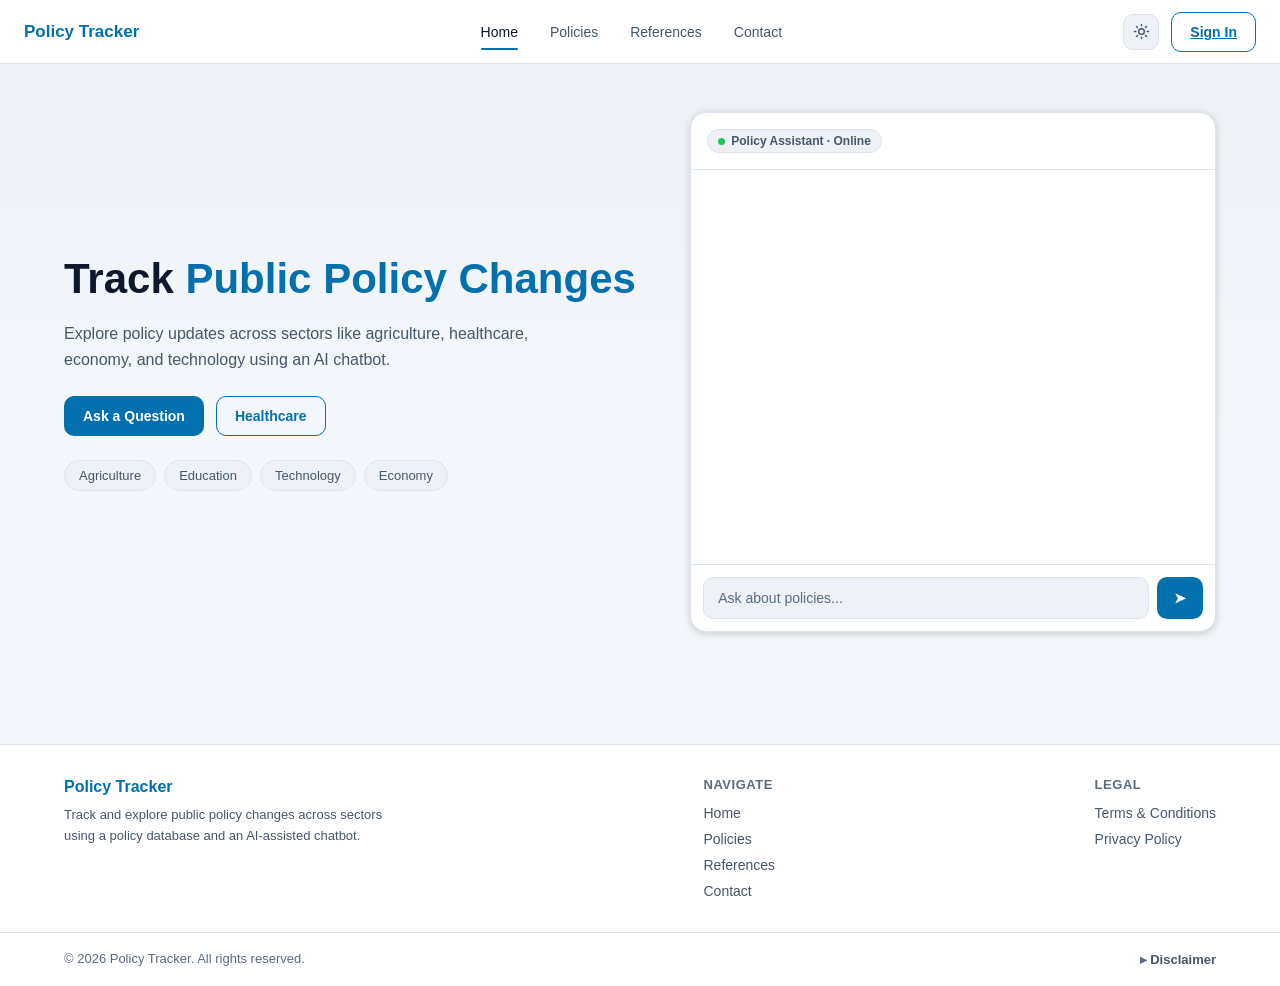
<file: frontend/index.html>
<!DOCTYPE html>
<html lang="en">

<head>
    <meta charset="UTF-8">
    <meta name="viewport" content="width=device-width, initial-scale=1.0">
    <title>Policy Tracker</title>
    <!-- Prevents a flash of the wrong theme before shared.js runs -->
    <script>
        (function () {
            try {
                var t = localStorage.getItem('theme');
                if (t !== 'light' && t !== 'dark') {
                    t = (window.matchMedia && window.matchMedia('(prefers-color-scheme: light)').matches) ? 'light' : 'dark';
                }
                document.documentElement.setAttribute('data-theme', t);
            } catch (e) {
                document.documentElement.setAttribute('data-theme', 'dark');
            }
        })();
    </script>
    <link rel="stylesheet" href="shared/shared.css">
    <link rel="stylesheet" href="style.css">
</head>

<body data-page="home" data-header="full">

    <div id="app-header"></div>

    <main>
        <div class="hero-wrapper">
            <section class="hero page-container">

                <!-- LEFT -->
                <div class="hero-left">
                    <h1>
                        Track <span>Public Policy Changes</span>
                    </h1>

                    <p>
                        Explore policy updates across sectors like agriculture,
                        healthcare, economy, and technology using an AI chatbot.
                    </p>

                    <div class="hero-buttons">
                        <button onclick="focusInput()" class="btn btn-primary">
                            Ask a Question
                        </button>

                        <button onclick="sendCategory('healthcare')" class="btn btn-secondary">
                            Healthcare
                        </button>
                    </div>

                    <!-- Real buttons (were clickable spans): keyboard- and
                         screen-reader-operable, with a proper touch target. -->
                    <div class="quick-topics" role="group" aria-label="Quick topics">
                        <button type="button" class="quick-topic" onclick="sendCategory('agriculture')">Agriculture</button>
                        <button type="button" class="quick-topic" onclick="sendCategory('education')">Education</button>
                        <button type="button" class="quick-topic" onclick="sendCategory('technology')">Technology</button>
                        <button type="button" class="quick-topic" onclick="sendCategory('economy')">Economy</button>
                    </div>
                </div>

                <!-- RIGHT CHAT -->
                <div class="hero-right">

                    <div class="chat-card card">

                        <div class="chat-card__header">
                            <span class="badge"><span class="badge-dot"></span>Policy Assistant · Online</span>
                        </div>

                        <div id="chatbox" role="log" aria-live="polite" aria-label="Conversation with the policy assistant"></div>

                        <div class="input-area">
                            <input type="text" id="userInput" placeholder="Ask about policies..." aria-label="Your question" autocomplete="off" enterkeyhint="send">
                            <button onclick="sendMessage()" class="btn btn-primary" aria-label="Send message">➤</button>
                        </div>

                    </div>

                </div>

            </section>
        </div>
    </main>

    <div id="app-footer"></div>

    <script src="shared/shared.js"></script>
    <script src="script.js"></script>

</body>

</html>
</file>
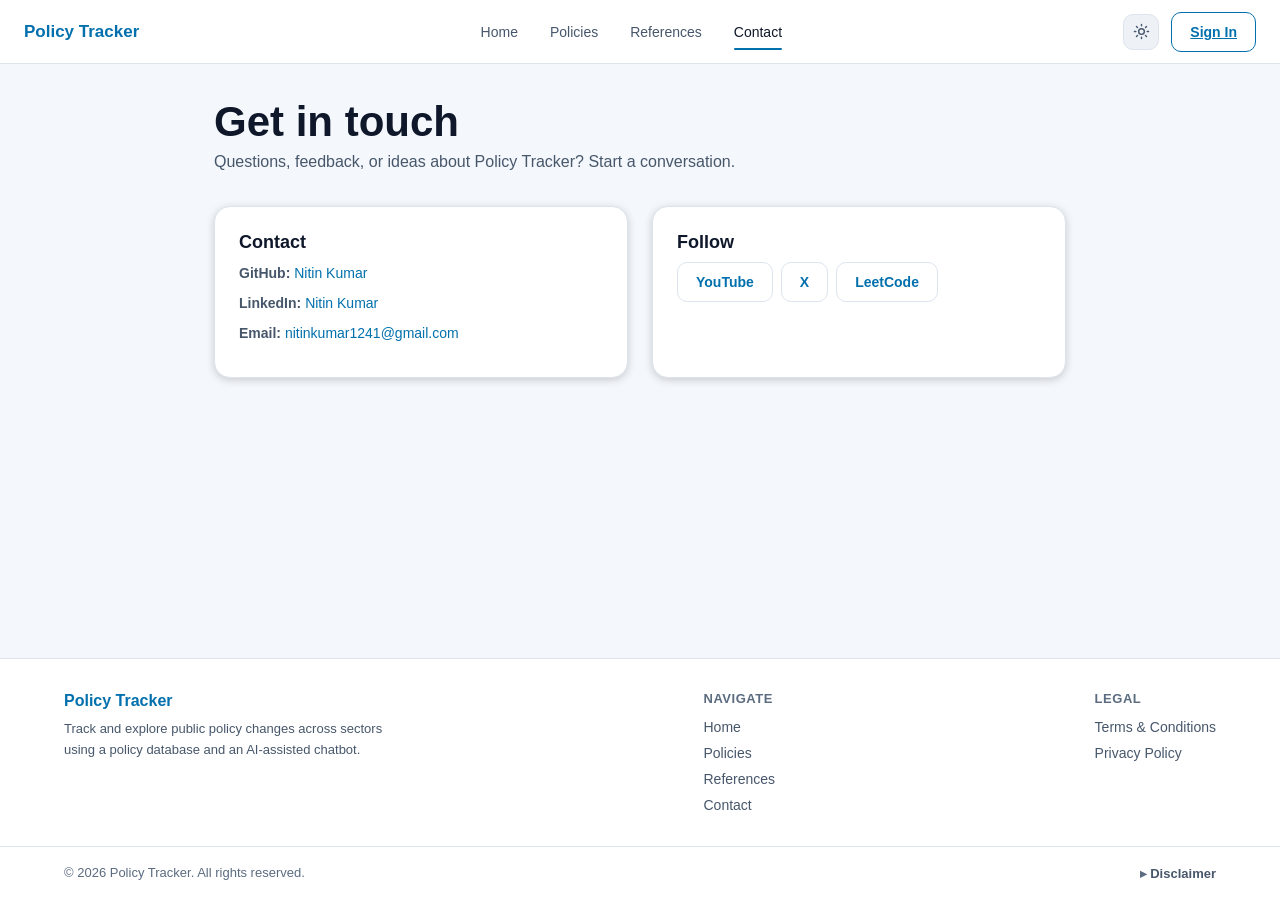
<file: frontend/contact.html>
<!DOCTYPE html>
<html lang="en">

<head>
    <meta charset="UTF-8">
    <meta name="viewport" content="width=device-width, initial-scale=1.0">
    <title>Contact | Policy Tracker</title>
    <script>
        (function () {
            try {
                var t = localStorage.getItem('theme');
                if (t !== 'light' && t !== 'dark') {
                    t = (window.matchMedia && window.matchMedia('(prefers-color-scheme: light)').matches) ? 'light' : 'dark';
                }
                document.documentElement.setAttribute('data-theme', t);
            } catch (e) {
                document.documentElement.setAttribute('data-theme', 'dark');
            }
        })();
    </script>
    <link rel="stylesheet" href="shared/shared.css">
    <link rel="stylesheet" href="contact.css">
</head>

<body data-page="contact" data-header="full">

    <div id="app-header"></div>

    <main class="page-container contact-page">

        <div class="contact-intro">
            <h1>Get in touch</h1>
            <p class="sub">Questions, feedback, or ideas about Policy Tracker? Start a conversation.</p>
        </div>

        <div class="contact-grid">

            <div class="card contact-card">
                <h3>Contact</h3>
                <p><strong>GitHub:</strong> <a href="https://github.com/Bm-nitin" target="_blank" rel="noopener">Nitin Kumar</a></p>
                <p><strong>LinkedIn:</strong> <a href="https://www.linkedin.com/in/nitinkumar399/" target="_blank" rel="noopener">Nitin Kumar</a></p>
                <p><strong>Email:</strong> <a href="mailto:nitinkumar1241@gmail.com">nitinkumar1241@gmail.com</a></p>
            </div>

            <div class="card contact-card">
                <h3>Follow</h3>
                <div class="socials">
                    <a href="https://www.youtube.com/@nitinprajapati6452" target="_blank" rel="noopener" class="btn btn-ghost">YouTube</a>
                    <a href="https://x.com/Nitinkumar399" target="_blank" rel="noopener" class="btn btn-ghost">X</a>
                    <a href="https://leetcode.com/u/nitinkumar399/" target="_blank" rel="noopener" class="btn btn-ghost">LeetCode</a>
                </div>
            </div>

        </div>

    </main>

    <div id="app-footer"></div>

    <script src="shared/shared.js"></script>

</body>

</html>
</file>
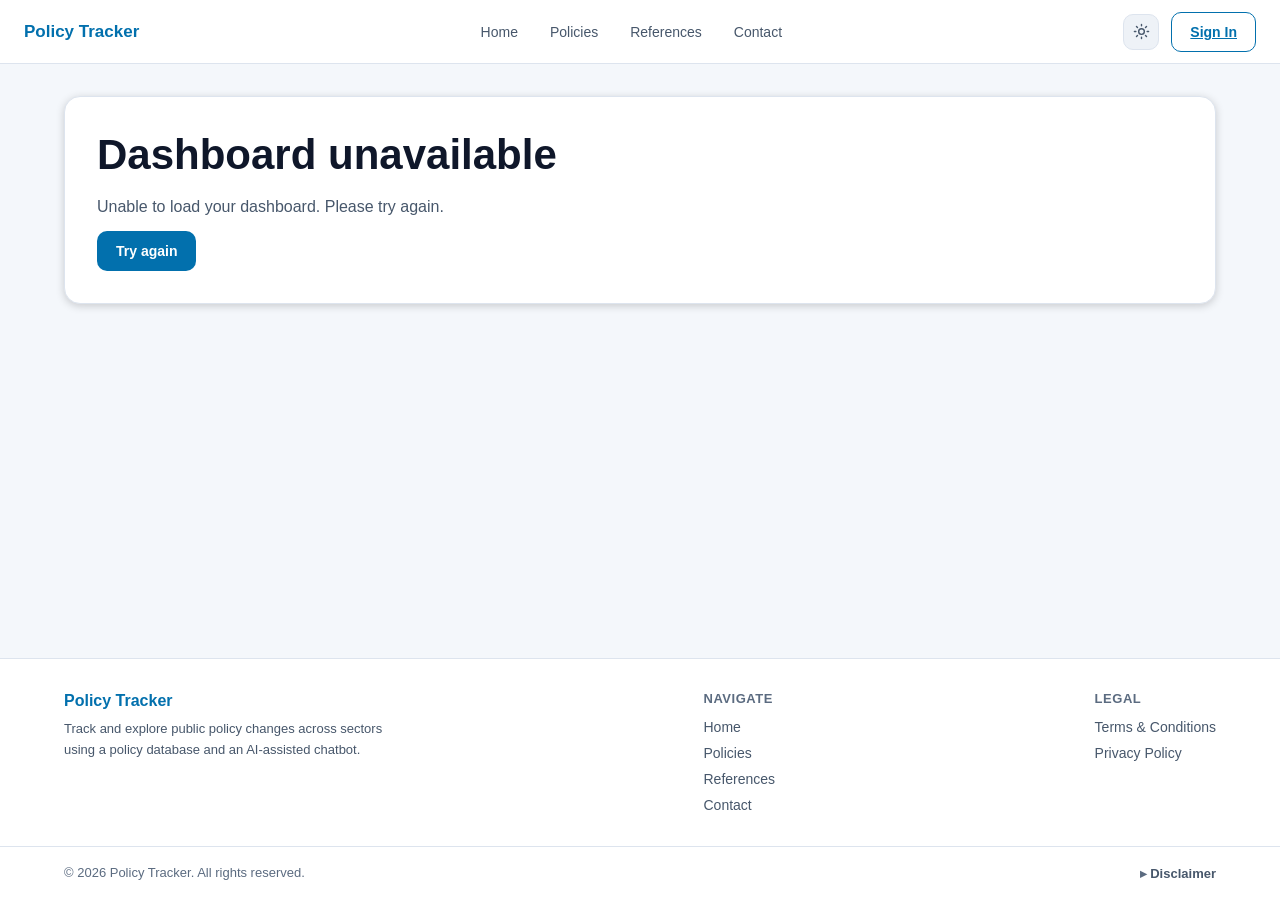
<file: frontend/dashboard.html>
<!DOCTYPE html>
<html lang="en">

<head>
    <meta charset="UTF-8">
    <meta name="viewport" content="width=device-width, initial-scale=1.0">
    <title>Dashboard | Policy Tracker</title>
    <script>
        (function () {
            try {
                var t = localStorage.getItem('theme');
                if (t !== 'light' && t !== 'dark') {
                    t = (window.matchMedia && window.matchMedia('(prefers-color-scheme: light)').matches) ? 'light' : 'dark';
                }
                document.documentElement.setAttribute('data-theme', t);
            } catch (e) {
                document.documentElement.setAttribute('data-theme', 'dark');
            }
        })();
    </script>
    <link rel="stylesheet" href="shared/shared.css">
    <link rel="stylesheet" href="dashboard.css">
</head>

<body data-page="dashboard" data-header="full">

    <div id="app-header"></div>

    <main class="page-container dashboard-page" id="dashboardMain">

        <!-- LOADING: shown first. No account data is rendered until the
             API call succeeds. -->
        <div id="dashLoading" role="status" aria-live="polite">
            <span class="sr-only">Loading your dashboard…</span>
            <div class="skeleton skeleton--header" aria-hidden="true"></div>
            <div class="dash-stats" aria-hidden="true">
                <div class="skeleton skeleton--stat"></div>
                <div class="skeleton skeleton--stat"></div>
                <div class="skeleton skeleton--stat"></div>
            </div>
            <div class="dash-grid" aria-hidden="true">
                <div class="skeleton skeleton--panel"></div>
                <div class="skeleton skeleton--panel"></div>
            </div>
        </div>

        <!-- ERROR: generic message only, never backend details. -->
        <section id="dashError" class="card dash-error" role="alert" hidden>
            <h1>Dashboard unavailable</h1>
            <p id="dashErrorMessage">Unable to load your dashboard. Please try again.</p>
            <button type="button" id="dashRetryBtn" class="btn btn-primary">Try again</button>
        </section>

        <!-- CONTENT: static structure; JS only fills it with textContent /
             createElement after a successful response. -->
        <div id="dashContent" hidden>

            <header class="dash-user card">
                <div class="dash-user__avatar" id="dashAvatar" aria-hidden="true"></div>
                <div class="dash-user__info">
                    <h1 id="dashUserName"></h1>
                    <p class="dash-user__email text-muted" id="dashUserEmail"></p>
                </div>
                <span class="badge dash-user__status" id="dashVerified"></span>
            </header>

            <section class="dash-stats" aria-label="Your activity totals">
                <div class="card dash-stat">
                    <p class="dash-stat__value" id="statSaved">0</p>
                    <p class="dash-stat__label">Saved Policies</p>
                </div>
                <div class="card dash-stat">
                    <p class="dash-stat__value" id="statConversations">0</p>
                    <p class="dash-stat__label">Conversations</p>
                </div>
                <div class="card dash-stat">
                    <p class="dash-stat__value" id="statMessages">0</p>
                    <p class="dash-stat__label">Messages</p>
                </div>
            </section>

            <div class="dash-grid">

                <section class="card dash-panel" aria-labelledby="savedHeading">
                    <div class="dash-panel__head">
                        <h2 id="savedHeading">Recent saved policies</h2>
                        <a href="policies.html" class="dash-panel__link">Browse policies</a>
                    </div>
                    <ul class="dash-list" id="savedList"></ul>
                    <div class="dash-empty" id="savedEmpty" hidden>
                        <p>You haven't saved any policies yet.</p>
                        <a href="policies.html" class="btn btn-secondary">Explore policies</a>
                    </div>
                </section>

                <section class="card dash-panel" aria-labelledby="convHeading">
                    <div class="dash-panel__head">
                        <h2 id="convHeading">Recent conversations</h2>
                        <a href="index.html" class="dash-panel__link">New chat</a>
                    </div>
                    <ul class="dash-list" id="convList"></ul>
                    <div class="dash-empty" id="convEmpty" hidden>
                        <p>No conversations yet.</p>
                        <a href="index.html" class="btn btn-secondary">Ask a policy question</a>
                    </div>
                </section>

            </div>

            <section class="card dash-panel dash-activity" aria-labelledby="activityHeading">
                <div class="dash-panel__head">
                    <h2 id="activityHeading">Recent activity</h2>
                </div>
                <ul class="dash-list dash-list--activity" id="activityList"></ul>
                <div class="dash-empty dash-empty--compact" id="activityEmpty" hidden>
                    <p>No recent activity.</p>
                </div>
            </section>

        </div>

    </main>

    <div id="app-footer"></div>

    <script src="shared/shared.js"></script>
    <script src="dashboard.js"></script>

</body>

</html>
</file>
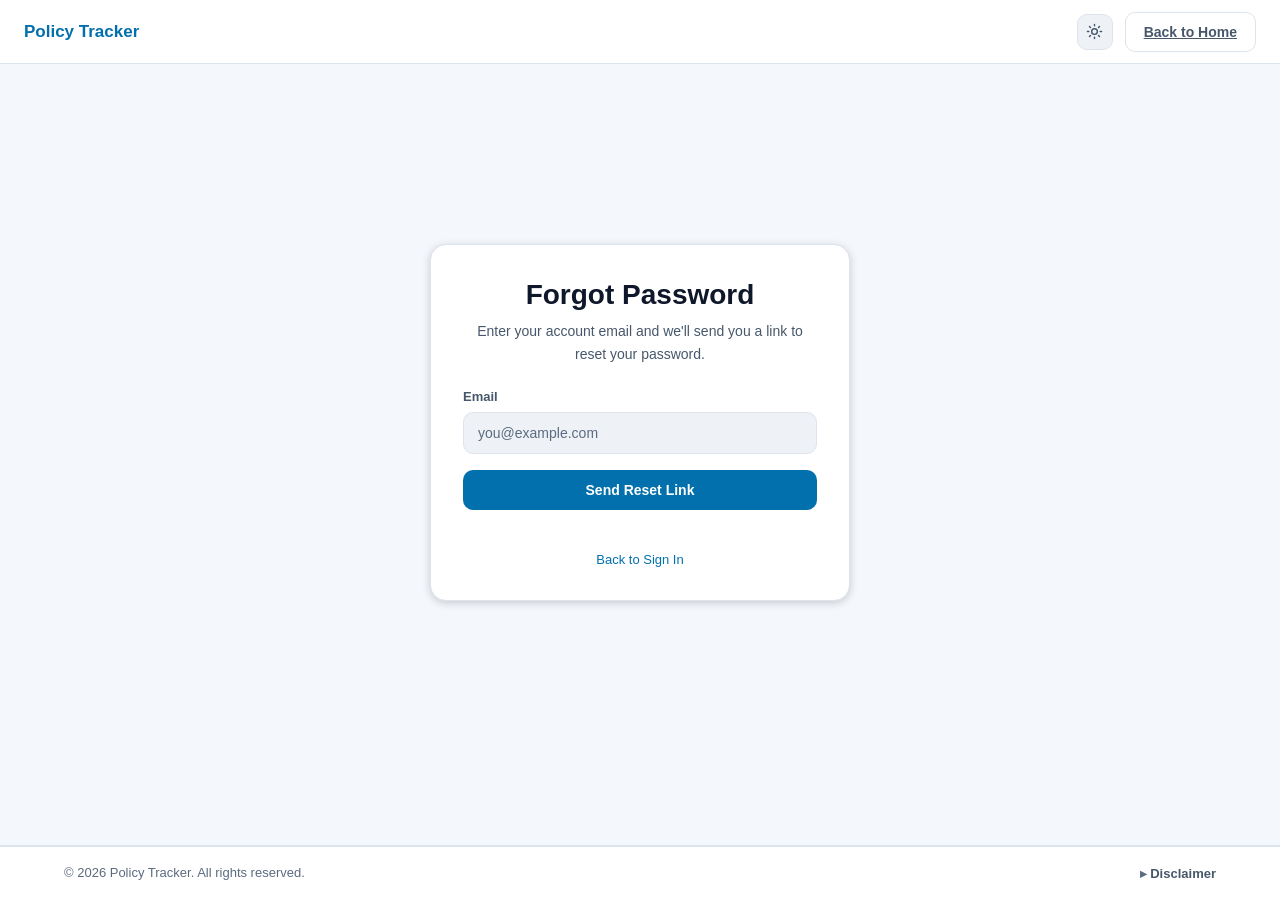
<file: frontend/forgot-password.html>
<!DOCTYPE html>
<html lang="en">
<head>
    <meta charset="UTF-8">
    <meta name="viewport" content="width=device-width, initial-scale=1.0">
    <title>Forgot Password | Policy Tracker</title>
    <script>
        (function () {
            try {
                var t = localStorage.getItem('theme');
                if (t !== 'light' && t !== 'dark') {
                    t = (window.matchMedia && window.matchMedia('(prefers-color-scheme: light)').matches) ? 'light' : 'dark';
                }
                document.documentElement.setAttribute('data-theme', t);
            } catch (e) {
                document.documentElement.setAttribute('data-theme', 'dark');
            }
        })();
    </script>
    <link rel="stylesheet" href="shared/shared.css">
    <link rel="stylesheet" href="login.css">
</head>
<body data-page="" data-header="simple">

<div id="app-header"></div>

<main class="auth-main">
    <div class="auth-container">
        <div class="form-container sign-in card">
            <h1>Forgot Password</h1>
            <p class="auth-subtext">
                Enter your account email and we'll send you a link to reset your password.
            </p>

            <div class="field">
                <label for="forgotEmail">Email</label>
                <input type="email" id="forgotEmail" placeholder="you@example.com" autocomplete="email" autocapitalize="none" spellcheck="false">
            </div>

            <button onclick="forgotPassword()" class="btn btn-primary btn-block">Send Reset Link</button>
            <div id="forgotStatus" class="form-status" role="status" aria-live="polite" style="margin-top: 12px;"></div>
            <a href="login.html" class="auth-link">Back to Sign In</a>
        </div>
    </div>
</main>

<div id="app-footer"></div>

<script src="shared/shared.js"></script>
<script src="auth.js"></script>

</body>
</html>
</file>
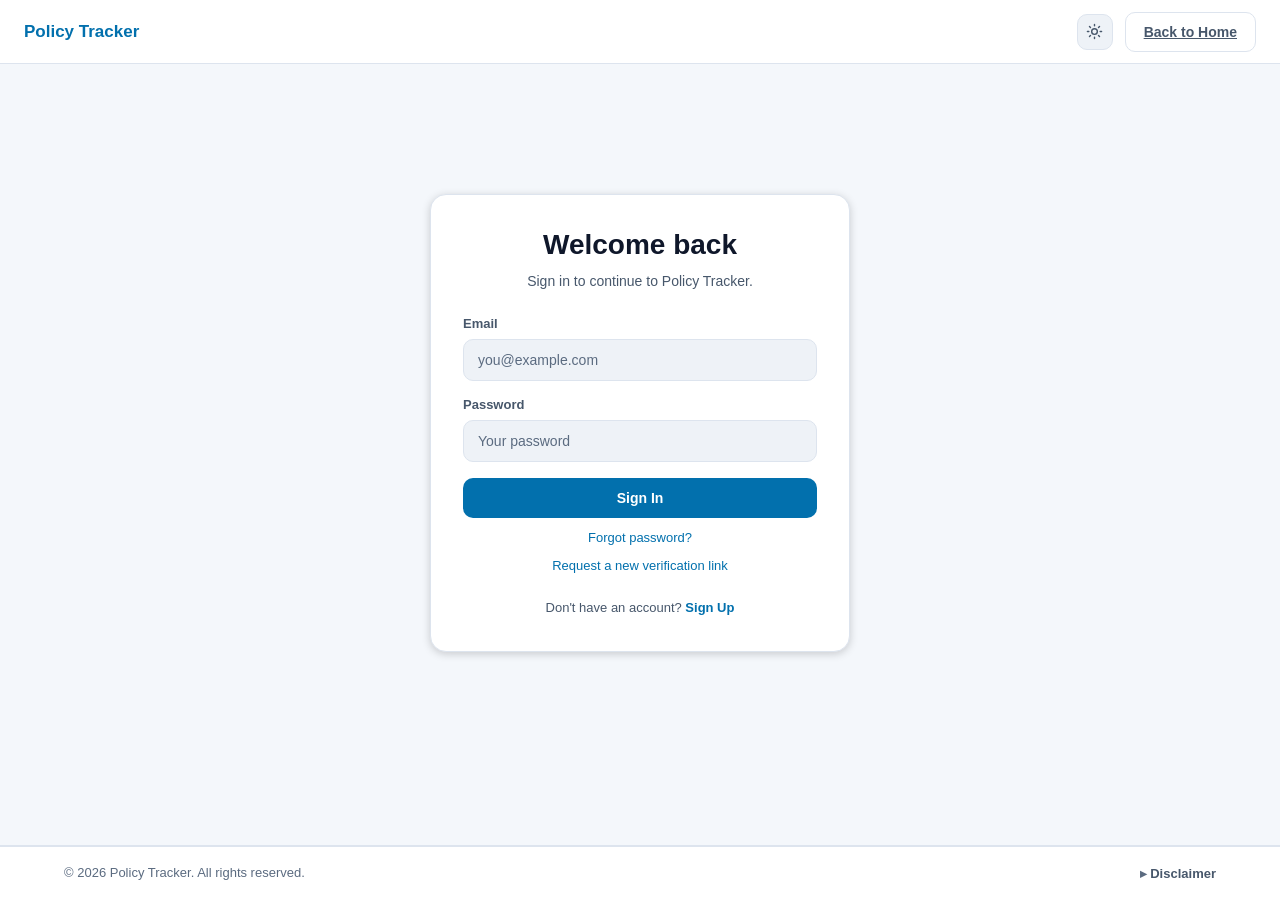
<file: frontend/login.html>
<!DOCTYPE html>
<html lang="en">
<head>
    <meta charset="UTF-8">
    <meta name="viewport" content="width=device-width, initial-scale=1.0">
    <title>Sign In | Policy Tracker</title>
    <script>
        (function () {
            try {
                var t = localStorage.getItem('theme');
                if (t !== 'light' && t !== 'dark') {
                    t = (window.matchMedia && window.matchMedia('(prefers-color-scheme: light)').matches) ? 'light' : 'dark';
                }
                document.documentElement.setAttribute('data-theme', t);
            } catch (e) {
                document.documentElement.setAttribute('data-theme', 'dark');
            }
        })();
    </script>
    <link rel="stylesheet" href="shared/shared.css">
    <link rel="stylesheet" href="login.css">
</head>
<body data-page="" data-header="simple">

<div id="app-header"></div>

<main class="auth-main">

    <!-- #container / .active is toggled by auth.js's toggle() function
         (unmodified) to switch which panel is visible. -->
    <div class="auth-container" id="container">

        <!-- SIGN IN -->
        <div class="auth-card form-container sign-in card">
            <h1>Welcome back</h1>
            <p class="auth-subtext">Sign in to continue to Policy Tracker.</p>

            <div class="field">
                <label for="loginEmail">Email</label>
                <input type="email" id="loginEmail" placeholder="you@example.com" autocomplete="username" autocapitalize="none" spellcheck="false">
            </div>
            <div class="field">
                <label for="loginPassword">Password</label>
                <input type="password" id="loginPassword" placeholder="Your password" autocomplete="current-password">
            </div>

            <button onclick="login()" class="btn btn-primary btn-block">Sign In</button>
            <a href="forgot-password.html" class="auth-link">Forgot password?</a>
            <br>
            <a href="verify-email.html" class="auth-link">Request a new verification link</a>

            <p class="auth-switch">
                Don't have an account?
                <button type="button" class="link-btn" onclick="toggle()">Sign Up</button>
            </p>
        </div>

        <!-- SIGN UP -->
        <div class="auth-card form-container sign-up card">
            <h1>Create your account</h1>
            <p class="auth-subtext">Join Policy Tracker to ask the assistant questions.</p>

            <div class="field">
                <label for="signupName">Name</label>
                <input type="text" id="signupName" placeholder="Your name" autocomplete="name">
            </div>
            <div class="field">
                <label for="signupEmail">Email</label>
                <input type="email" id="signupEmail" placeholder="you@example.com" autocomplete="email" autocapitalize="none" spellcheck="false">
            </div>
            <div class="field">
                <label for="signupPassword">Password</label>
                <input type="password" id="signupPassword" placeholder="Min 6 characters" autocomplete="new-password">
            </div>

            <button onclick="signup()" class="btn btn-primary btn-block">Sign Up</button>

            <p class="auth-switch">
                Already have an account?
                <button type="button" class="link-btn" onclick="toggle()">Sign In</button>
            </p>
        </div>

    </div>

</main>

<div id="app-footer"></div>

<script src="shared/shared.js"></script>
<script src="auth.js"></script>

</body>
</html>
</file>
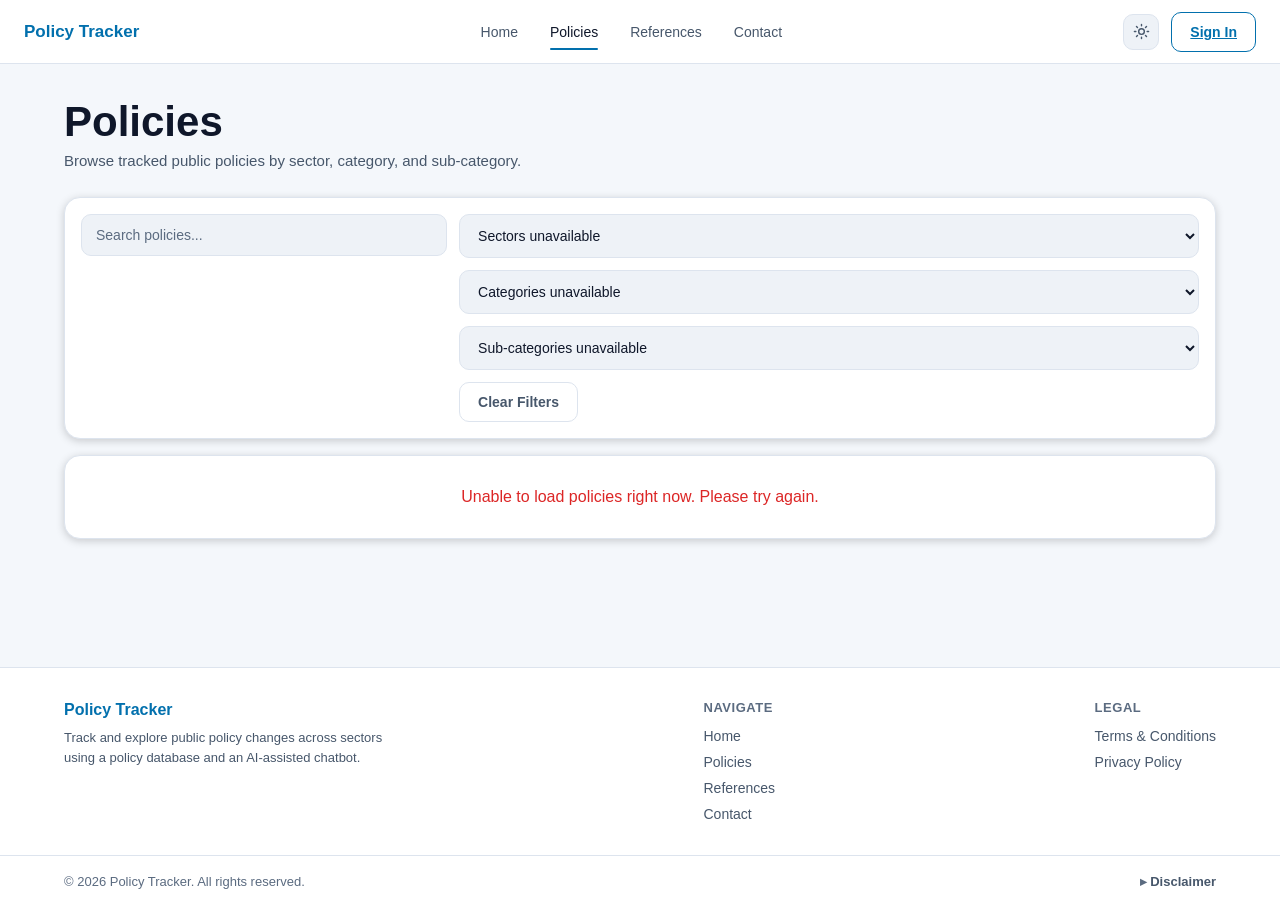
<file: frontend/policies.html>
<!DOCTYPE html>
<html lang="en">

<head>
    <meta charset="UTF-8">
    <meta name="viewport" content="width=device-width, initial-scale=1.0">
    <title>Policies | Policy Tracker</title>
    <script>
        (function () {
            try {
                var t = localStorage.getItem('theme');
                if (t !== 'light' && t !== 'dark') {
                    t = (window.matchMedia && window.matchMedia('(prefers-color-scheme: light)').matches) ? 'light' : 'dark';
                }
                document.documentElement.setAttribute('data-theme', t);
            } catch (e) {
                document.documentElement.setAttribute('data-theme', 'dark');
            }
        })();
    </script>
    <link rel="stylesheet" href="shared/shared.css">
    <link rel="stylesheet" href="policies.css">
</head>

<body data-page="policies" data-header="full">

    <div id="app-header"></div>

    <main class="page-container policies-page">

        <div class="policies-heading">
            <h1>Policies</h1>
            <p>Browse tracked public policies by sector, category, and sub-category.</p>
        </div>

        <div class="policies-toolbar card">
            <div class="policies-search">
                <input type="search" id="policySearch" placeholder="Search policies..." aria-label="Search policies">
            </div>
            <div class="policies-filters">
                <select id="sectorFilter" aria-label="Filter by sector">
                    <option value="">All sectors</option>
                </select>
                <select id="categoryFilter" aria-label="Filter by category">
                    <option value="">All categories</option>
                </select>
                <select id="subCategoryFilter" aria-label="Filter by sub-category">
                    <option value="">All sub-categories</option>
                </select>
                <button type="button" id="clearFiltersBtn" class="btn btn-ghost">Clear Filters</button>
            </div>
        </div>

        <div class="policies-count text-muted" id="policiesCount" aria-live="polite"></div>

        <!-- Populated by policies.js. Loading / error / empty states all
             render inside this same container so only one is visible at
             a time. -->
        <div class="policies-grid" id="policiesGrid" aria-live="polite"></div>

        <nav class="policies-pagination" id="policiesPagination" aria-label="Policy pages"></nav>

    </main>

    <div id="app-footer"></div>

    <!-- Policy detail modal -->
    <div class="policy-modal-overlay" id="policyModalOverlay" hidden>
        <div class="policy-modal card" role="dialog" aria-modal="true" aria-labelledby="policyModalTitle">
            <button type="button" class="policy-modal__close" id="policyModalClose" aria-label="Close details">&times;</button>
            <div id="policyModalBody">
                <!-- Filled by policies.js. Never built with innerHTML from
                     raw API text - see policies.js for details. -->
            </div>
        </div>
    </div>

    <script src="shared/shared.js"></script>
    <script src="policies.js"></script>

</body>

</html>
</file>
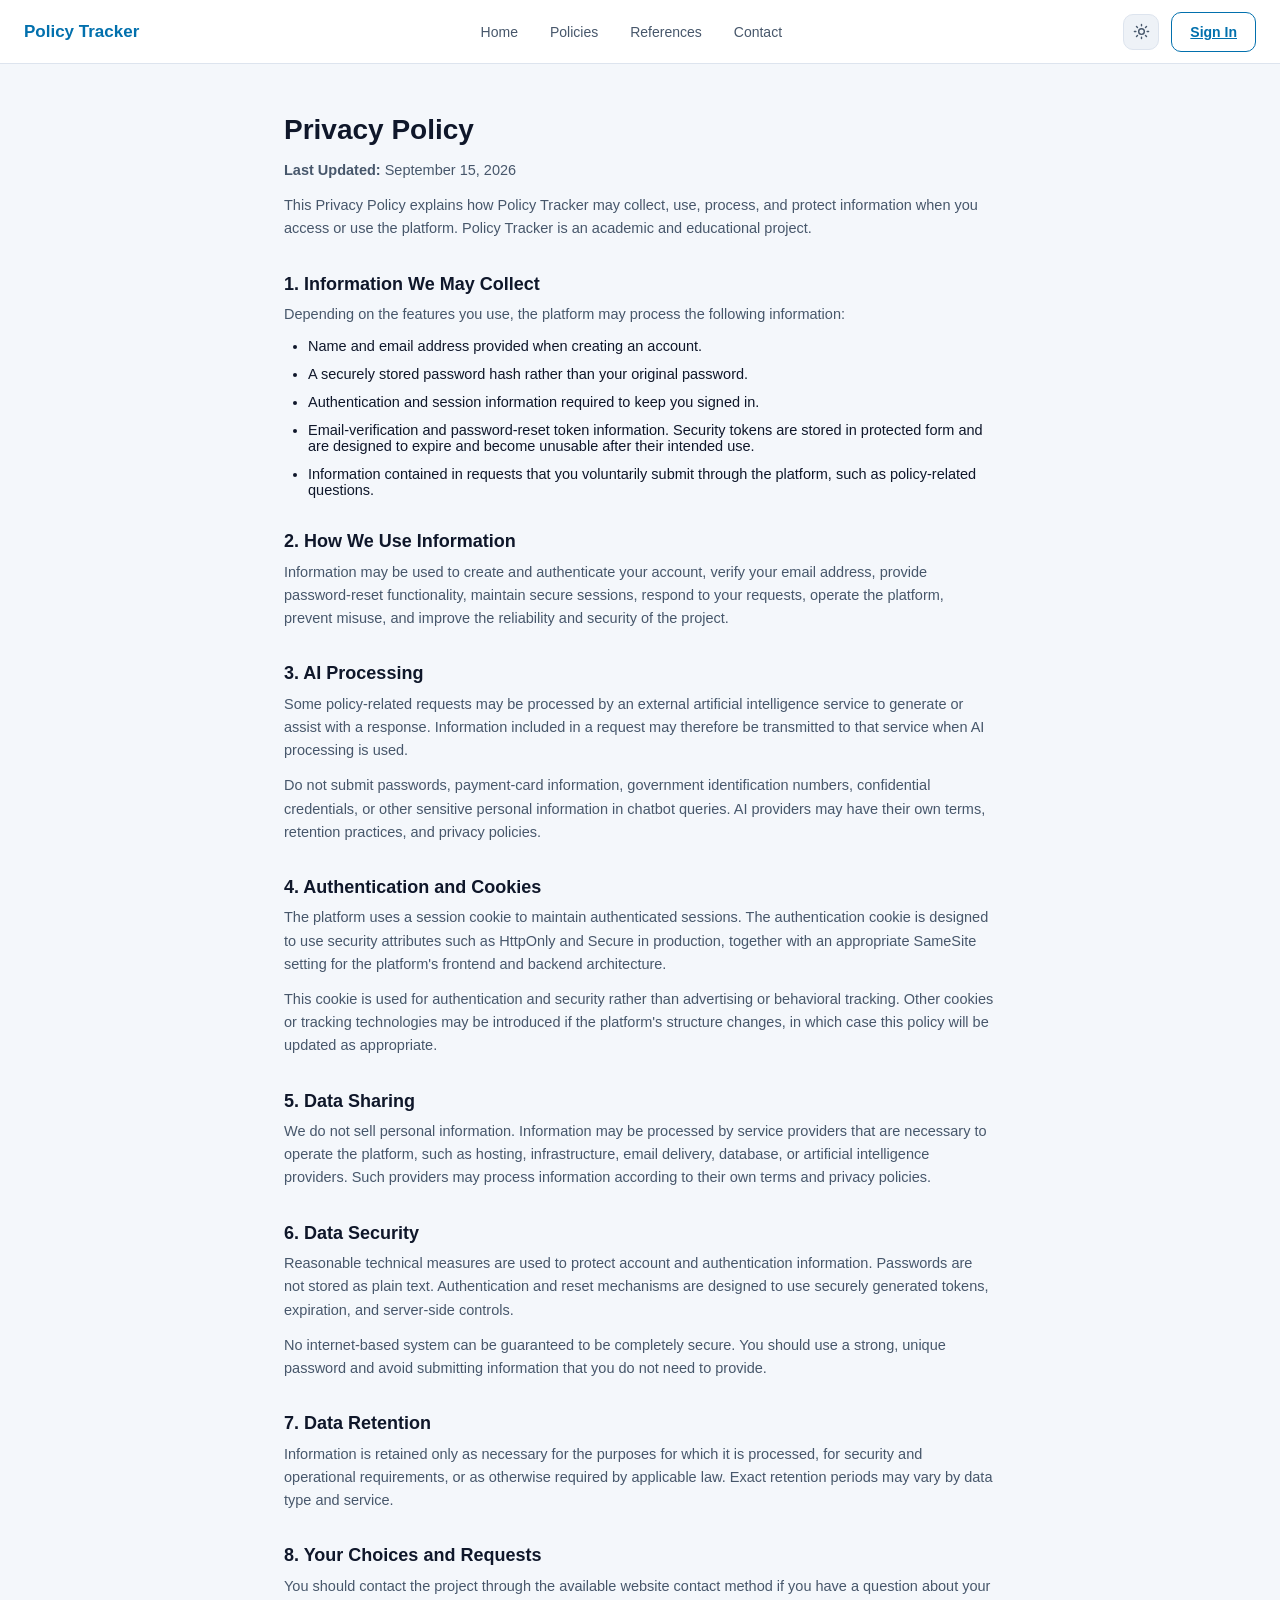
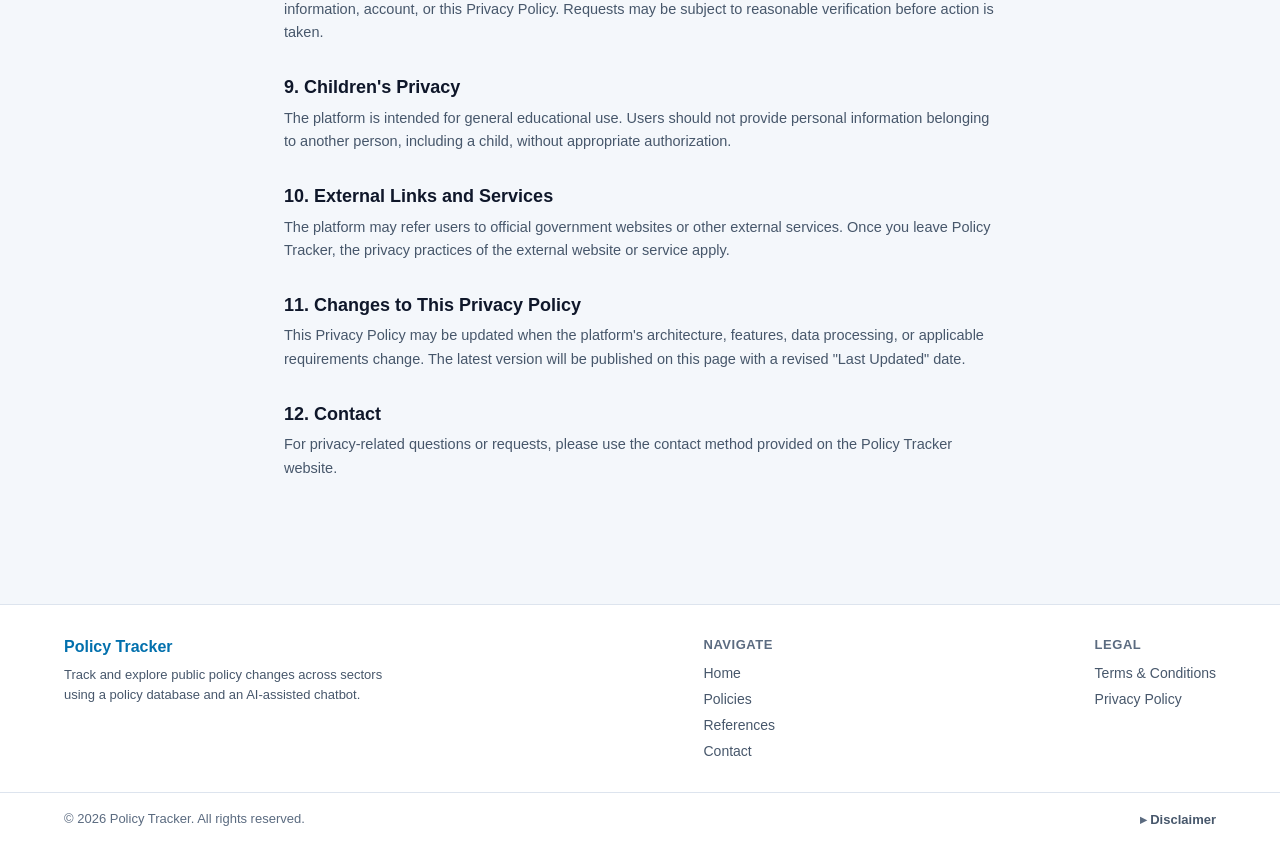
<file: frontend/privacy.html>
<!DOCTYPE html>
<html lang="en">

<head>
    <meta charset="UTF-8">
    <meta name="viewport" content="width=device-width, initial-scale=1.0">
    <title>Privacy Policy | Policy Tracker</title>
    <script>
        (function () {
            try {
                var t = localStorage.getItem('theme');
                if (t !== 'light' && t !== 'dark') {
                    t = (window.matchMedia && window.matchMedia('(prefers-color-scheme: light)').matches) ? 'light' : 'dark';
                }
                document.documentElement.setAttribute('data-theme', t);
            } catch (e) {
                document.documentElement.setAttribute('data-theme', 'dark');
            }
        })();
    </script>
    <link rel="stylesheet" href="shared/shared.css">
    <link rel="stylesheet" href="style.css">
</head>

<body data-page="" data-header="full">

    <div id="app-header"></div>

    <main class="legal-page">
        <div class="legal-container">

            <h2>Privacy Policy</h2>

            <p class="privacy-text">
                <strong>Last Updated:</strong> September 15, 2026
            </p>

            <p class="privacy-text">
                This Privacy Policy explains how Policy Tracker may collect, use, process, and protect information
                when you access or use the platform. Policy Tracker is an academic and educational project.
            </p>

            <h3>1. Information We May Collect</h3>
            <p class="privacy-text">
                Depending on the features you use, the platform may process the following information:
            </p>
            <ul>
                <li class="privacy-text">Name and email address provided when creating an account.</li>
                <li class="privacy-text">A securely stored password hash rather than your original password.</li>
                <li class="privacy-text">Authentication and session information required to keep you signed in.</li>
                <li class="privacy-text">Email-verification and password-reset token information. Security tokens are
                    stored in protected form and are designed to expire and become unusable after their intended use.</li>
                <li class="privacy-text">Information contained in requests that you voluntarily submit through the
                    platform, such as policy-related questions.</li>
            </ul>

            <h3>2. How We Use Information</h3>
            <p class="privacy-text">
                Information may be used to create and authenticate your account, verify your email address, provide
                password-reset functionality, maintain secure sessions, respond to your requests, operate the platform,
                prevent misuse, and improve the reliability and security of the project.
            </p>

            <h3>3. AI Processing</h3>
            <p class="privacy-text">
                Some policy-related requests may be processed by an external artificial intelligence service to
                generate or assist with a response. Information included in a request may therefore be transmitted to
                that service when AI processing is used.
            </p>

            <p class="privacy-text">
                Do not submit passwords, payment-card information, government identification numbers, confidential
                credentials, or other sensitive personal information in chatbot queries. AI providers may have their
                own terms, retention practices, and privacy policies.
            </p>

            <h3>4. Authentication and Cookies</h3>
            <p class="privacy-text">
                The platform uses a session cookie to maintain authenticated sessions. The authentication cookie is
                designed to use security attributes such as HttpOnly and Secure in production, together with an
                appropriate SameSite setting for the platform's frontend and backend architecture.
            </p>

            <p class="privacy-text">
                This cookie is used for authentication and security rather than advertising or behavioral tracking.
                Other cookies or tracking technologies may be introduced if the platform's structure changes, in which
                case this policy will be updated as appropriate.
            </p>

            <h3>5. Data Sharing</h3>
            <p class="privacy-text">
                We do not sell personal information. Information may be processed by service providers that are
                necessary to operate the platform, such as hosting, infrastructure, email delivery, database, or
                artificial intelligence providers. Such providers may process information according to their own terms
                and privacy policies.
            </p>

            <h3>6. Data Security</h3>
            <p class="privacy-text">
                Reasonable technical measures are used to protect account and authentication information. Passwords
                are not stored as plain text. Authentication and reset mechanisms are designed to use securely generated
                tokens, expiration, and server-side controls.
            </p>

            <p class="privacy-text">
                No internet-based system can be guaranteed to be completely secure. You should use a strong, unique
                password and avoid submitting information that you do not need to provide.
            </p>

            <h3>7. Data Retention</h3>
            <p class="privacy-text">
                Information is retained only as necessary for the purposes for which it is processed, for security and
                operational requirements, or as otherwise required by applicable law. Exact retention periods may vary
                by data type and service.
            </p>

            <h3>8. Your Choices and Requests</h3>
            <p class="privacy-text">
                You should contact the project through the available website contact method if you have a question about
                your information, account, or this Privacy Policy. Requests may be subject to reasonable verification
                before action is taken.
            </p>

            <h3>9. Children's Privacy</h3>
            <p class="privacy-text">
                The platform is intended for general educational use. Users should not provide personal information
                belonging to another person, including a child, without appropriate authorization.
            </p>

            <h3>10. External Links and Services</h3>
            <p class="privacy-text">
                The platform may refer users to official government websites or other external services. Once you leave
                Policy Tracker, the privacy practices of the external website or service apply.
            </p>

            <h3>11. Changes to This Privacy Policy</h3>
            <p class="privacy-text">
                This Privacy Policy may be updated when the platform's architecture, features, data processing, or
                applicable requirements change. The latest version will be published on this page with a revised
                "Last Updated" date.
            </p>

            <h3>12. Contact</h3>
            <p class="privacy-text">
                For privacy-related questions or requests, please use the contact method provided on the Policy Tracker
                website.
            </p>

        </div>
    </main>

    <div id="app-footer"></div>

    <script src="shared/shared.js"></script>

</body>

</html>
</file>
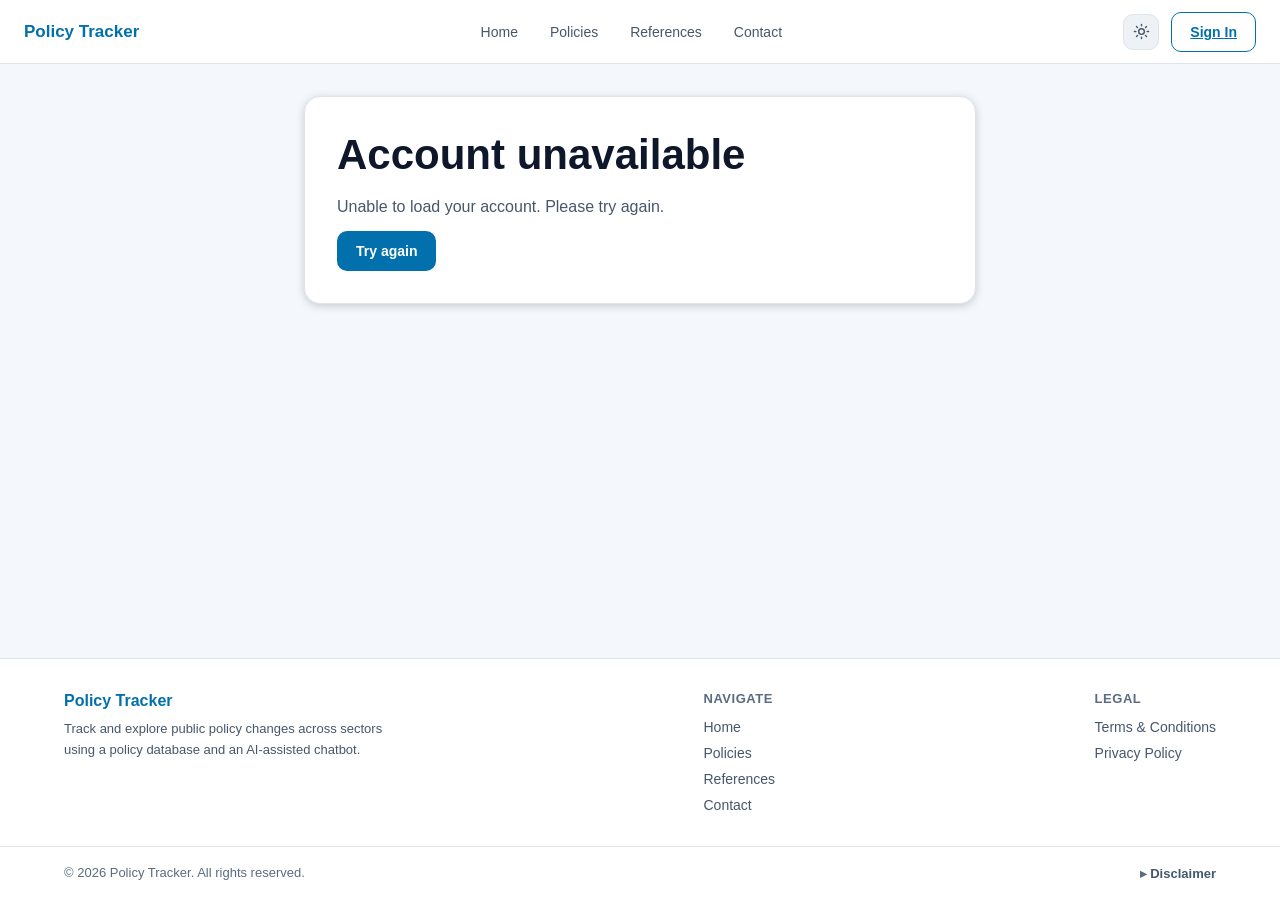
<file: frontend/profile.html>
<!DOCTYPE html>
<html lang="en">

<head>
    <meta charset="UTF-8">
    <meta name="viewport" content="width=device-width, initial-scale=1.0">
    <title>Account | Policy Tracker</title>
    <script>
        (function () {
            try {
                var t = localStorage.getItem('theme');
                if (t !== 'light' && t !== 'dark') {
                    t = (window.matchMedia && window.matchMedia('(prefers-color-scheme: light)').matches) ? 'light' : 'dark';
                }
                document.documentElement.setAttribute('data-theme', t);
            } catch (e) {
                document.documentElement.setAttribute('data-theme', 'dark');
            }
        })();
    </script>
    <link rel="stylesheet" href="shared/shared.css">
    <link rel="stylesheet" href="profile.css">
</head>

<body data-page="profile" data-header="full">

    <div id="app-header"></div>

    <main class="page-container account-page" id="accountMain">

        <!-- LOADING: no account data is rendered until the API call succeeds. -->
        <div id="accLoading" role="status" aria-live="polite">
            <span class="sr-only">Loading your account…</span>
            <div class="acc-skeleton acc-skeleton--head" aria-hidden="true"></div>
            <div class="acc-skeleton acc-skeleton--card" aria-hidden="true"></div>
            <div class="acc-skeleton acc-skeleton--card" aria-hidden="true"></div>
        </div>

        <!-- ERROR: generic message only, never backend details. -->
        <section id="accError" class="card acc-load-error" role="alert" hidden>
            <h1>Account unavailable</h1>
            <p id="accErrorMessage">Unable to load your account. Please try again.</p>
            <button type="button" id="accRetryBtn" class="btn btn-primary">Try again</button>
        </section>

        <!-- CONTENT: static structure; profile.js fills it with textContent / .value only. -->
        <div id="accContent" hidden>

            <header class="acc-head">
                <h1>Account</h1>
                <p class="text-muted">Manage your profile and password.</p>
            </header>

            <section class="card acc-card" aria-labelledby="profileHeading">
                <h2 id="profileHeading">Profile</h2>

                <dl class="acc-facts">
                    <div class="acc-fact">
                        <dt>Email</dt>
                        <dd id="accEmail"></dd>
                    </div>
                    <div class="acc-fact">
                        <dt>Email status</dt>
                        <dd><span class="badge" id="accVerified"></span></dd>
                    </div>
                    <div class="acc-fact">
                        <dt>Member since</dt>
                        <dd id="accSince"></dd>
                    </div>
                </dl>
                <p class="acc-help">Your email is your sign-in identity and can't be changed here.</p>

                <form id="profileForm" novalidate>
                    <div class="field">
                        <label for="accName">Display name</label>
                        <input type="text" id="accName" name="name" maxlength="120" required autocomplete="name"
                            aria-describedby="accNameHelp accNameError">
                        <p id="accNameHelp" class="acc-help">Shown in the header. Up to 120 characters.</p>
                        <p id="accNameError" class="acc-field-error" hidden></p>
                    </div>
                    <button type="submit" class="btn btn-primary" id="accNameSave">Save changes</button>
                    <p id="profileStatus" class="form-status acc-status" role="status" aria-live="polite"></p>
                </form>
            </section>

            <section class="card acc-card" aria-labelledby="passwordHeading">
                <h2 id="passwordHeading">Change password</h2>
                <p class="acc-help">Changing your password signs you out of your other devices. This device stays signed in.</p>

                <form id="passwordForm" novalidate>
                    <div class="field">
                        <label for="accCurrentPw">Current password</label>
                        <input type="password" id="accCurrentPw" name="current_password" required
                            autocomplete="current-password" aria-describedby="accCurrentPwError">
                        <p id="accCurrentPwError" class="acc-field-error" hidden></p>
                    </div>
                    <div class="field">
                        <label for="accNewPw">New password</label>
                        <input type="password" id="accNewPw" name="new_password" required minlength="8" maxlength="128"
                            autocomplete="new-password" aria-describedby="accNewPwHelp accNewPwError">
                        <p id="accNewPwHelp" class="acc-help">8 to 128 characters.</p>
                        <p id="accNewPwError" class="acc-field-error" hidden></p>
                    </div>
                    <div class="field">
                        <label for="accConfirmPw">Confirm new password</label>
                        <input type="password" id="accConfirmPw" name="confirm_password" required maxlength="128"
                            autocomplete="new-password" aria-describedby="accConfirmPwError">
                        <p id="accConfirmPwError" class="acc-field-error" hidden></p>
                    </div>

                    <label class="acc-check" for="accShowPw">
                        <input type="checkbox" id="accShowPw">
                        <span>Show passwords</span>
                    </label>

                    <p id="passwordFormError" class="acc-field-error" hidden></p>
                    <button type="submit" class="btn btn-primary" id="accPasswordSave">Update password</button>
                    <p id="passwordStatus" class="form-status acc-status" role="status" aria-live="polite"></p>
                </form>
            </section>

        </div>

    </main>

    <div id="app-footer"></div>

    <script src="shared/shared.js"></script>
    <script src="profile.js"></script>

</body>

</html>
</file>
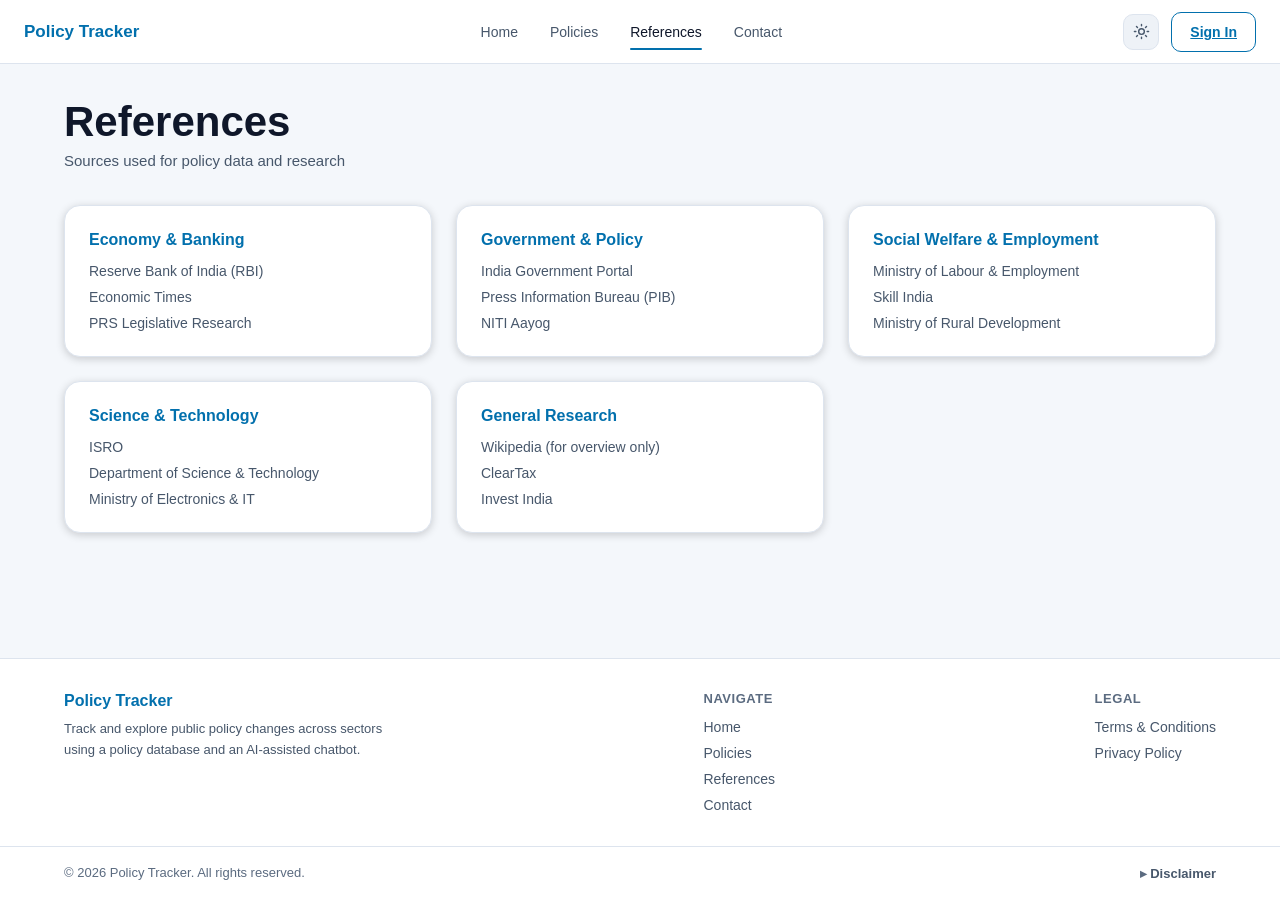
<file: frontend/reference.html>
<!DOCTYPE html>
<html lang="en">

<head>
    <meta charset="UTF-8">
    <meta name="viewport" content="width=device-width, initial-scale=1.0">
    <title>References | Policy Tracker</title>
    <script>
        (function () {
            try {
                var t = localStorage.getItem('theme');
                if (t !== 'light' && t !== 'dark') {
                    t = (window.matchMedia && window.matchMedia('(prefers-color-scheme: light)').matches) ? 'light' : 'dark';
                }
                document.documentElement.setAttribute('data-theme', t);
            } catch (e) {
                document.documentElement.setAttribute('data-theme', 'dark');
            }
        })();
    </script>
    <link rel="stylesheet" href="shared/shared.css">
    <link rel="stylesheet" href="reference.css">
</head>

<body data-page="references" data-header="full">

    <div id="app-header"></div>

    <main class="page-container">

        <h1>References</h1>
        <p class="subtitle">Sources used for policy data and research</p>

        <div class="ref-grid">

            <div class="card ref-card">
                <h2>Economy &amp; Banking</h2>
                <ul>
                    <li><a href="https://www.rbi.org.in" target="_blank" rel="noopener">Reserve Bank of India (RBI)</a></li>
                    <li><a href="https://economictimes.indiatimes.com" target="_blank" rel="noopener">Economic Times</a></li>
                    <li><a href="https://prsindia.org" target="_blank" rel="noopener">PRS Legislative Research</a></li>
                </ul>
            </div>

            <div class="card ref-card">
                <h2>Government &amp; Policy</h2>
                <ul>
                    <li><a href="https://www.india.gov.in" target="_blank" rel="noopener">India Government Portal</a></li>
                    <li><a href="https://pib.gov.in" target="_blank" rel="noopener">Press Information Bureau (PIB)</a></li>
                    <li><a href="https://niti.gov.in" target="_blank" rel="noopener">NITI Aayog</a></li>
                </ul>
            </div>

            <div class="card ref-card">
                <h2>Social Welfare &amp; Employment</h2>
                <ul>
                    <li><a href="https://labour.gov.in" target="_blank" rel="noopener">Ministry of Labour &amp; Employment</a></li>
                    <li><a href="https://skillindia.gov.in" target="_blank" rel="noopener">Skill India</a></li>
                    <li><a href="https://rural.nic.in" target="_blank" rel="noopener">Ministry of Rural Development</a></li>
                </ul>
            </div>

            <div class="card ref-card">
                <h2>Science &amp; Technology</h2>
                <ul>
                    <li><a href="https://isro.gov.in" target="_blank" rel="noopener">ISRO</a></li>
                    <li><a href="https://dst.gov.in" target="_blank" rel="noopener">Department of Science &amp; Technology</a></li>
                    <li><a href="https://meity.gov.in" target="_blank" rel="noopener">Ministry of Electronics &amp; IT</a></li>
                </ul>
            </div>

            <div class="card ref-card">
                <h2>General Research</h2>
                <ul>
                    <li><a href="https://en.wikipedia.org" target="_blank" rel="noopener">Wikipedia (for overview only)</a></li>
                    <li><a href="https://cleartax.in" target="_blank" rel="noopener">ClearTax</a></li>
                    <li><a href="https://investindia.gov.in" target="_blank" rel="noopener">Invest India</a></li>
                </ul>
            </div>

        </div>

    </main>

    <div id="app-footer"></div>

    <script src="shared/shared.js"></script>

</body>

</html>
</file>
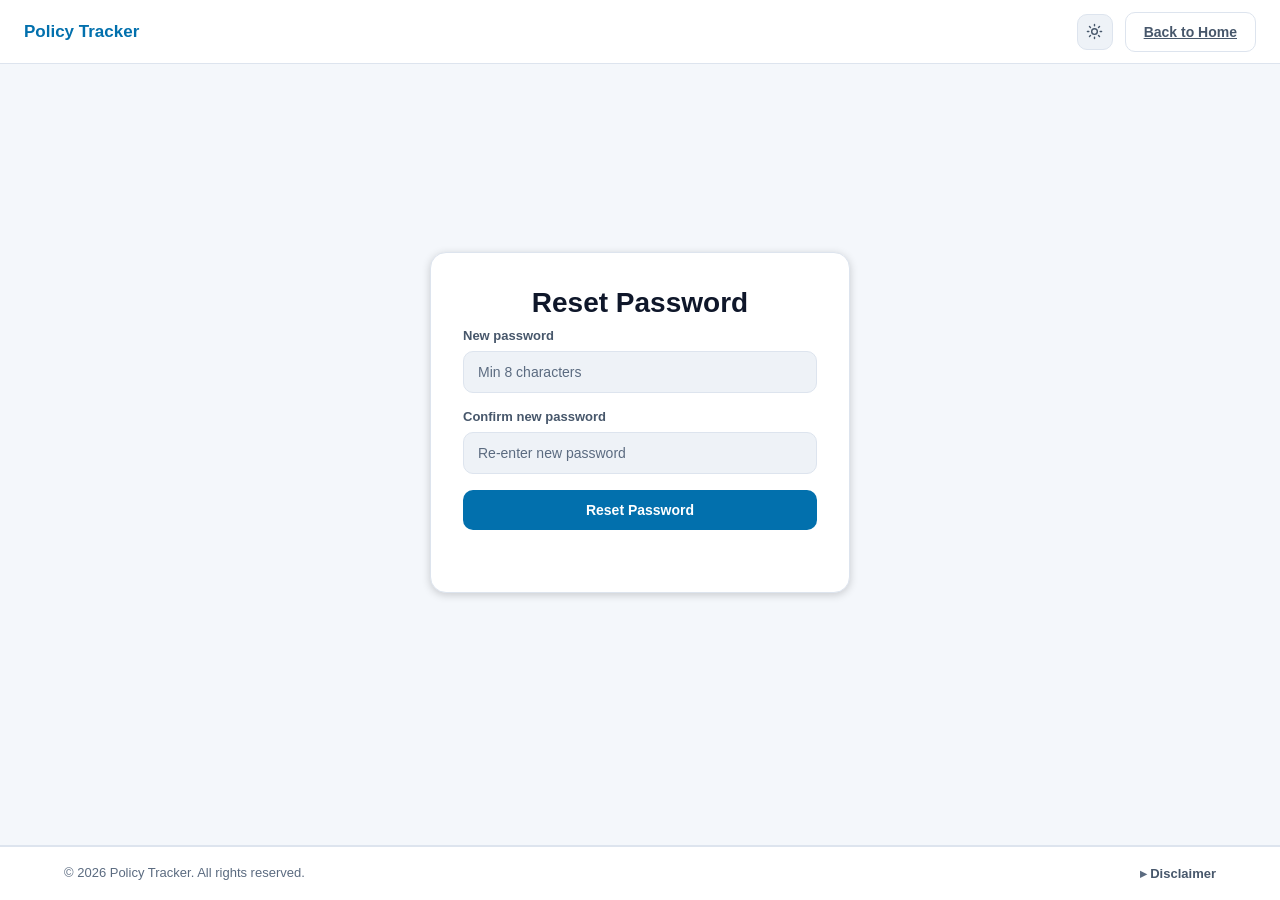
<file: frontend/reset-password.html>
<!DOCTYPE html>
<html lang="en">
<head>
    <meta charset="UTF-8">
    <meta name="viewport" content="width=device-width, initial-scale=1.0">
    <title>Reset Password | Policy Tracker</title>
    <script>
        (function () {
            try {
                var t = localStorage.getItem('theme');
                if (t !== 'light' && t !== 'dark') {
                    t = (window.matchMedia && window.matchMedia('(prefers-color-scheme: light)').matches) ? 'light' : 'dark';
                }
                document.documentElement.setAttribute('data-theme', t);
            } catch (e) {
                document.documentElement.setAttribute('data-theme', 'dark');
            }
        })();
    </script>
    <link rel="stylesheet" href="shared/shared.css">
    <link rel="stylesheet" href="login.css">
</head>
<body data-page="" data-header="simple">

<div id="app-header"></div>

<main class="auth-main">
    <div class="auth-container">
        <div class="form-container sign-in card">
            <h1>Reset Password</h1>

            <div class="field">
                <label for="newPassword">New password</label>
                <input type="password" id="newPassword" placeholder="Min 8 characters" autocomplete="new-password">
            </div>
            <div class="field">
                <label for="confirmPassword">Confirm new password</label>
                <input type="password" id="confirmPassword" placeholder="Re-enter new password" autocomplete="new-password">
            </div>

            <button onclick="resetPassword()" class="btn btn-primary btn-block">Reset Password</button>
            <div id="resetStatus" class="form-status" role="status" aria-live="polite" style="margin-top: 12px;"></div>
        </div>
    </div>
</main>

<div id="app-footer"></div>

<script src="shared/shared.js"></script>
<script src="auth.js"></script>
<script>capturePasswordResetToken();</script>

</body>
</html>
</file>
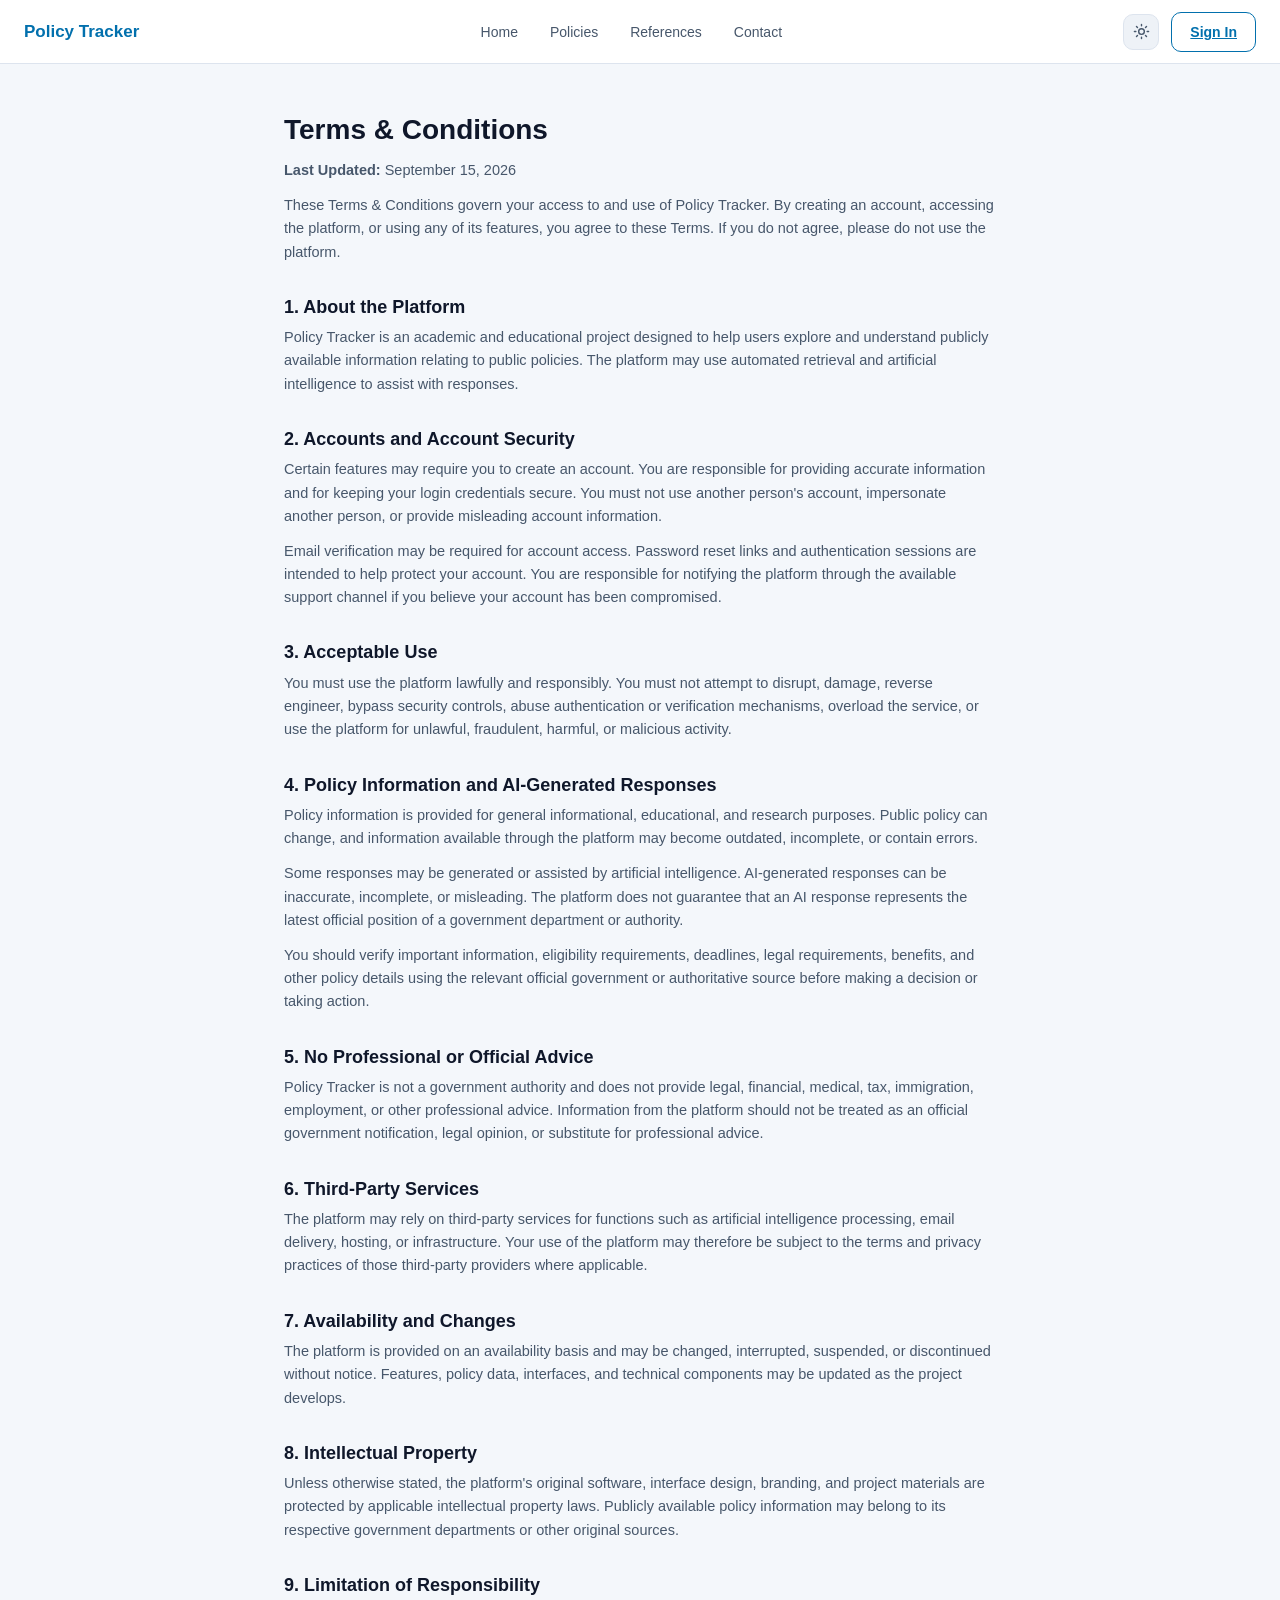
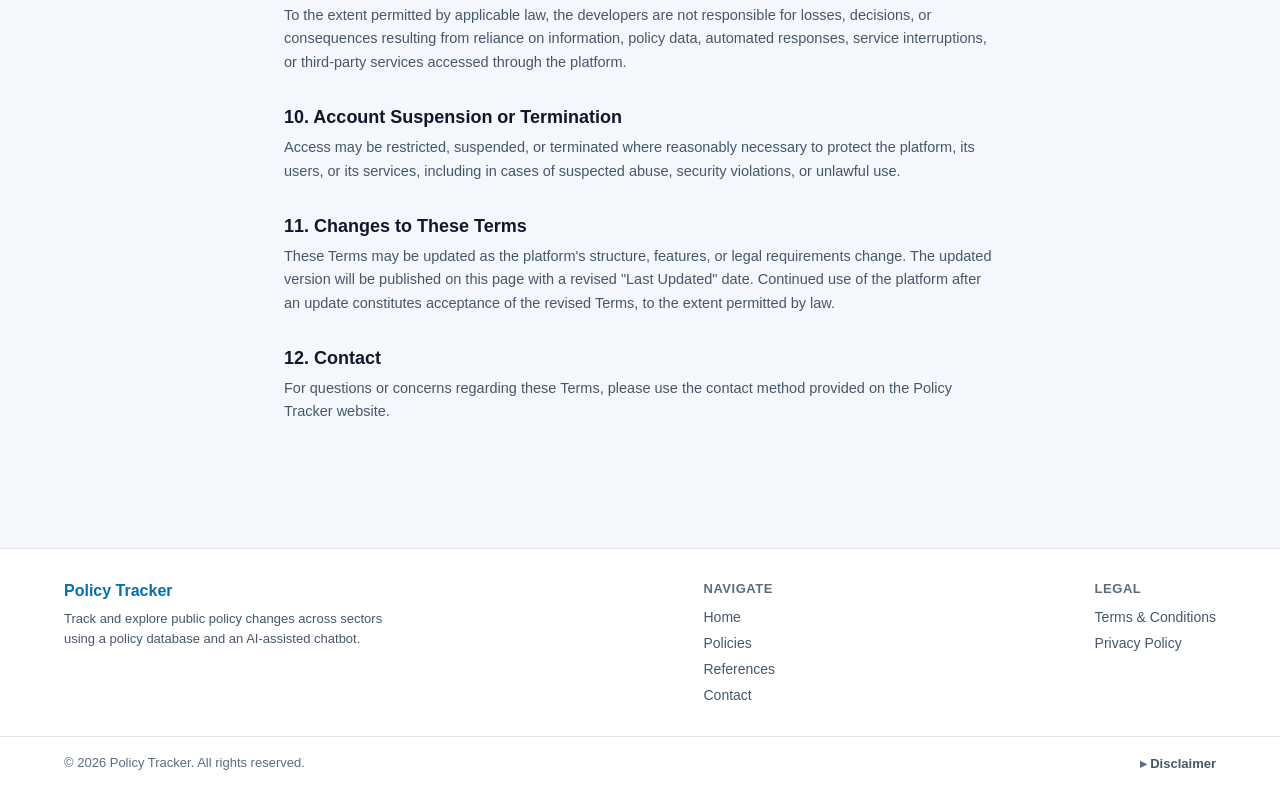
<file: frontend/terms.html>
<!DOCTYPE html>
<html lang="en">

<head>
    <meta charset="UTF-8">
    <meta name="viewport" content="width=device-width, initial-scale=1.0">
    <title>Terms & Conditions | Policy Tracker</title>
    <script>
        (function () {
            try {
                var t = localStorage.getItem('theme');
                if (t !== 'light' && t !== 'dark') {
                    t = (window.matchMedia && window.matchMedia('(prefers-color-scheme: light)').matches) ? 'light' : 'dark';
                }
                document.documentElement.setAttribute('data-theme', t);
            } catch (e) {
                document.documentElement.setAttribute('data-theme', 'dark');
            }
        })();
    </script>
    <link rel="stylesheet" href="shared/shared.css">
    <link rel="stylesheet" href="style.css">
</head>

<body data-page="" data-header="full">

    <div id="app-header"></div>

    <main class="legal-page">
        <div class="legal-container">

            <h2>Terms & Conditions</h2>

            <p class="terms-text">
                <strong>Last Updated:</strong> September 15, 2026
            </p>

            <p class="terms-text">
                These Terms & Conditions govern your access to and use of Policy Tracker. By creating an account,
                accessing the platform, or using any of its features, you agree to these Terms. If you do not agree,
                please do not use the platform.
            </p>

            <h3>1. About the Platform</h3>
            <p class="terms-text">
                Policy Tracker is an academic and educational project designed to help users explore and understand
                publicly available information relating to public policies. The platform may use automated retrieval
                and artificial intelligence to assist with responses.
            </p>

            <h3>2. Accounts and Account Security</h3>
            <p class="terms-text">
                Certain features may require you to create an account. You are responsible for providing accurate
                information and for keeping your login credentials secure. You must not use another person's account,
                impersonate another person, or provide misleading account information.
            </p>

            <p class="terms-text">
                Email verification may be required for account access. Password reset links and authentication sessions
                are intended to help protect your account. You are responsible for notifying the platform through the
                available support channel if you believe your account has been compromised.
            </p>

            <h3>3. Acceptable Use</h3>
            <p class="terms-text">
                You must use the platform lawfully and responsibly. You must not attempt to disrupt, damage, reverse
                engineer, bypass security controls, abuse authentication or verification mechanisms, overload the
                service, or use the platform for unlawful, fraudulent, harmful, or malicious activity.
            </p>

            <h3>4. Policy Information and AI-Generated Responses</h3>
            <p class="terms-text">
                Policy information is provided for general informational, educational, and research purposes. Public
                policy can change, and information available through the platform may become outdated, incomplete, or
                contain errors.
            </p>

            <p class="terms-text">
                Some responses may be generated or assisted by artificial intelligence. AI-generated responses can be
                inaccurate, incomplete, or misleading. The platform does not guarantee that an AI response represents
                the latest official position of a government department or authority.
            </p>

            <p class="terms-text">
                You should verify important information, eligibility requirements, deadlines, legal requirements,
                benefits, and other policy details using the relevant official government or authoritative source before
                making a decision or taking action.
            </p>

            <h3>5. No Professional or Official Advice</h3>
            <p class="terms-text">
                Policy Tracker is not a government authority and does not provide legal, financial, medical, tax,
                immigration, employment, or other professional advice. Information from the platform should not be
                treated as an official government notification, legal opinion, or substitute for professional advice.
            </p>

            <h3>6. Third-Party Services</h3>
            <p class="terms-text">
                The platform may rely on third-party services for functions such as artificial intelligence processing,
                email delivery, hosting, or infrastructure. Your use of the platform may therefore be subject to the
                terms and privacy practices of those third-party providers where applicable.
            </p>

            <h3>7. Availability and Changes</h3>
            <p class="terms-text">
                The platform is provided on an availability basis and may be changed, interrupted, suspended, or
                discontinued without notice. Features, policy data, interfaces, and technical components may be updated
                as the project develops.
            </p>

            <h3>8. Intellectual Property</h3>
            <p class="terms-text">
                Unless otherwise stated, the platform's original software, interface design, branding, and project
                materials are protected by applicable intellectual property laws. Publicly available policy information
                may belong to its respective government departments or other original sources.
            </p>

            <h3>9. Limitation of Responsibility</h3>
            <p class="terms-text">
                To the extent permitted by applicable law, the developers are not responsible for losses, decisions,
                or consequences resulting from reliance on information, policy data, automated responses, service
                interruptions, or third-party services accessed through the platform.
            </p>

            <h3>10. Account Suspension or Termination</h3>
            <p class="terms-text">
                Access may be restricted, suspended, or terminated where reasonably necessary to protect the platform,
                its users, or its services, including in cases of suspected abuse, security violations, or unlawful use.
            </p>

            <h3>11. Changes to These Terms</h3>
            <p class="terms-text">
                These Terms may be updated as the platform's structure, features, or legal requirements change. The
                updated version will be published on this page with a revised "Last Updated" date. Continued use of the
                platform after an update constitutes acceptance of the revised Terms, to the extent permitted by law.
            </p>

            <h3>12. Contact</h3>
            <p class="terms-text">
                For questions or concerns regarding these Terms, please use the contact method provided on the Policy
                Tracker website.
            </p>

        </div>
    </main>

    <div id="app-footer"></div>

    <script src="shared/shared.js"></script>

</body>

</html>
</file>
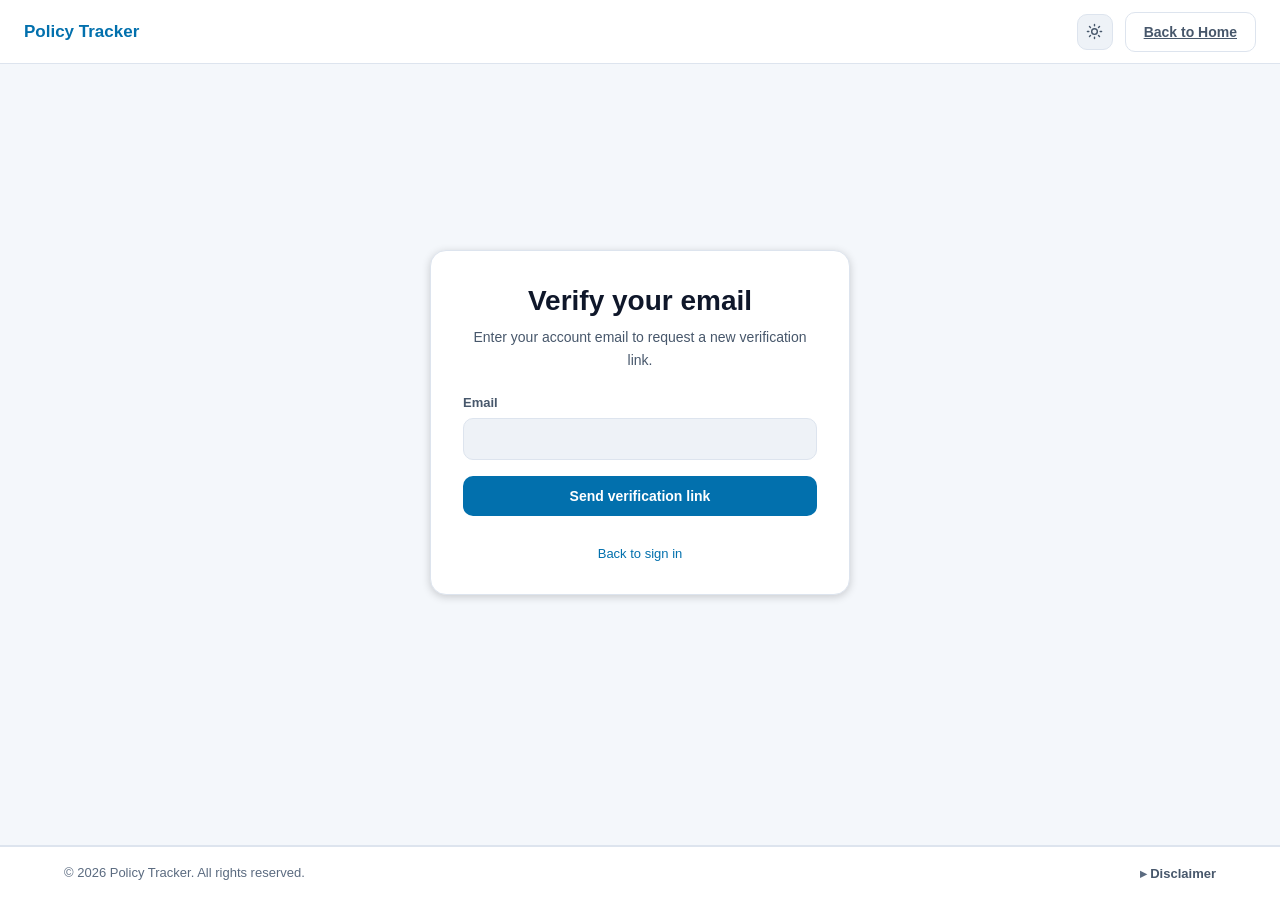
<file: frontend/verify-email.html>
<!DOCTYPE html>
<html lang="en">
<head>
    <meta charset="UTF-8">
    <meta name="viewport" content="width=device-width, initial-scale=1.0">
    <meta name="referrer" content="no-referrer">
    <title>Verify Email | Policy Tracker</title>
    <link rel="stylesheet" href="shared/shared.css">
    <link rel="stylesheet" href="login.css">
</head>
<body data-page="" data-header="simple">

<div id="app-header"></div>

<main class="auth-main">
    <div class="auth-container">
        <div class="form-container card">
            <h1>Verify your email</h1>
            <form id="verifyEmailForm" hidden>
                <p class="auth-subtext">Confirm your email address to finish setting up your account.</p>
                <button type="submit" class="btn btn-primary btn-block">Verify email</button>
                <a href="verify-email.html" class="auth-link">Request a new link</a>
            </form>

            <form id="resendVerificationForm" hidden>
                <p class="auth-subtext">Enter your account email to request a new verification link.</p>
                <div class="field">
                    <label for="verificationEmail">Email</label>
                    <input type="email" id="verificationEmail" autocomplete="email" autocapitalize="none" maxlength="255" required>
                </div>
                <button type="submit" class="btn btn-primary btn-block">Send verification link</button>
            </form>

            <p id="verificationStatus" class="form-status" role="status" aria-live="polite"></p>
            <noscript><p>Enable JavaScript to verify your email or request a new link.</p></noscript>
            <div><a href="login.html" id="verificationSignIn" class="auth-link">Back to sign in</a></div>
        </div>
    </div>
</main>

<div id="app-footer"></div>

<script src="shared/shared.js"></script>
<script src="auth.js"></script>
<script src="verify-email.js"></script>

</body>
</html>
</file>
<file: frontend/shared/shared.css>
/* ==========================================================================
   POLICY TRACKER — SHARED DESIGN SYSTEM
   Tokens, reset, typography, base components, header, footer, theme,
   and responsive rules used by every page in the app shell.
   ========================================================================== */

/* --------------------------------------------------------------------------
   1. DESIGN TOKENS
   Dark is the default/primary identity (preserves the existing app look).
   Light is a deliberately designed counterpart, not an inversion.
   -------------------------------------------------------------------------- */

:root {
  --font-sans: -apple-system, BlinkMacSystemFont, "Segoe UI", Roboto, Arial, sans-serif;

  --space-1: 4px;
  --space-2: 8px;
  --space-3: 12px;
  --space-4: 16px;
  --space-5: 24px;
  --space-6: 32px;
  --space-7: 48px;
  --space-8: 64px;

  --radius-sm: 6px;
  --radius-md: 10px;
  --radius-lg: 16px;
  --radius-pill: 999px;

  --shadow-sm: 0 2px 8px rgba(0, 0, 0, 0.18);
  --shadow-md: 0 10px 30px rgba(0, 0, 0, 0.35);

  --transition-fast: 0.15s ease;
  --transition-base: 0.2s ease;

  --header-height: 64px;

  /* accent family shared by both themes */
  --accent-h: 199; /* hue anchor for the cyan/blue accent family */
}

/* DARK THEME (default) */
:root,
[data-theme="dark"] {
  --bg: #0f172a;
  --surface: #020617;
  --surface-secondary: #1e293b;
  --surface-hover: #16213b;
  --text: #e2e8f0;
  --text-secondary: #94a3b8;
  --text-muted: #8493aa; /* Phase 16: was #64748b (3.1-4.2:1); now >= 4.5:1 on every dark surface */
  --border: #1e293b;
  --border-strong: #334155;
  --accent: #38bdf8;
  --accent-hover: #0ea5e9;
  --accent-contrast: #04121c;
  --danger: #ef4444;
  --danger-hover: #dc2626;
  --overlay: rgba(2, 6, 23, 0.65);
  --scrollbar-thumb: #334155;
}

/* LIGHT THEME */
[data-theme="light"] {
  --bg: #f4f7fb;
  --surface: #ffffff;
  --surface-secondary: #eef2f7;
  --surface-hover: #e5ebf3;
  --text: #0f172a;
  --text-secondary: #47576b;
  --text-muted: #5b6b80; /* Phase 16: was #6b7a8f (3.9-4.4:1); now >= 4.5:1 on every light surface */
  --border: #dde4ee;
  --border-strong: #c6d0dd;
  --accent: #0270ad; /* Phase 16: was #0284c7 (3.6-4.1:1 for small text/links); now >= 4.5:1 */
  --accent-hover: #0369a1;
  --accent-contrast: #ffffff;
  --danger: #dc2626;
  --danger-hover: #b91c1c;
  --overlay: rgba(15, 23, 42, 0.35);
  --scrollbar-thumb: #c6d0dd;
}

/* --------------------------------------------------------------------------
   2. RESET
   -------------------------------------------------------------------------- */

*,
*::before,
*::after {
  margin: 0;
  padding: 0;
  box-sizing: border-box;
}

html {
  -webkit-text-size-adjust: 100%;
}

body {
  font-family: var(--font-sans);
  background: var(--bg);
  color: var(--text);
  min-height: 100vh;
  min-height: 100dvh;
  display: flex;
  flex-direction: column;
  transition: background var(--transition-base), color var(--transition-base);
  overflow-x: hidden;
}

main {
  flex: 1;
  width: 100%;
}

img {
  max-width: 100%;
  display: block;
}

a {
  color: inherit;
}

ul {
  list-style: none;
}

button {
  font-family: inherit;
}

/* --------------------------------------------------------------------------
   3. TYPOGRAPHY
   -------------------------------------------------------------------------- */

h1, h2, h3, h4 {
  font-weight: 700;
  line-height: 1.25;
  color: var(--text);
}

h1 { font-size: clamp(28px, 4vw, 42px); }
h2 { font-size: clamp(22px, 3vw, 28px); }
h3 { font-size: 18px; margin-bottom: var(--space-2); }

p {
  color: var(--text-secondary);
  line-height: 1.6;
}

.text-muted {
  color: var(--text-muted);
}

/* --------------------------------------------------------------------------
   4. FOCUS STATES (accessibility)
   -------------------------------------------------------------------------- */

a:focus-visible,
button:focus-visible,
input:focus-visible,
select:focus-visible,
[tabindex]:focus-visible {
  outline: 2px solid var(--accent);
  outline-offset: 2px;
  border-radius: var(--radius-sm);
}

/* --------------------------------------------------------------------------
   5. BUTTONS
   -------------------------------------------------------------------------- */

.btn {
  display: inline-flex;
  align-items: center;
  justify-content: center;
  gap: var(--space-2);
  padding: 11px 18px;
  border-radius: var(--radius-md);
  border: 1px solid transparent;
  font-size: 14px;
  font-weight: 600;
  cursor: pointer;
  transition: background var(--transition-fast), color var(--transition-fast),
    border-color var(--transition-fast), transform var(--transition-fast);
  white-space: nowrap;
}

.btn:active {
  transform: translateY(1px);
}

.btn-primary {
  background: var(--accent);
  color: var(--accent-contrast);
}

.btn-primary:hover {
  background: var(--accent-hover);
}

.btn-secondary {
  background: transparent;
  border-color: var(--accent);
  color: var(--accent);
}

.btn-secondary:hover {
  background: var(--accent);
  color: var(--accent-contrast);
}

.btn-ghost {
  background: transparent;
  color: var(--text-secondary);
  border-color: var(--border);
}

.btn-ghost:hover {
  color: var(--text);
  border-color: var(--border-strong);
  background: var(--surface-secondary);
}

.btn-danger {
  background: transparent;
  border-color: var(--danger);
  color: var(--danger);
}

.btn-danger:hover {
  background: var(--danger);
  color: white;
}

.btn-block {
  width: 100%;
}

/* --------------------------------------------------------------------------
   6. INPUTS / FORMS
   -------------------------------------------------------------------------- */

.field {
  display: flex;
  flex-direction: column;
  gap: var(--space-2);
  margin-bottom: var(--space-4);
  text-align: left;
}

.field label {
  font-size: 13px;
  font-weight: 600;
  color: var(--text-secondary);
}

input[type="text"],
input[type="email"],
input[type="password"],
input[type="search"],
select,
textarea {
  width: 100%;
  padding: 12px 14px;
  border-radius: var(--radius-md);
  border: 1px solid var(--border);
  background: var(--surface-secondary);
  color: var(--text);
  font-size: 14px;
  font-family: inherit;
  transition: border-color var(--transition-fast), background var(--transition-fast);
}

input::placeholder {
  color: var(--text-muted);
}

input:focus,
select:focus,
textarea:focus {
  outline: none;
  border-color: var(--accent);
}

.form-status {
  overflow-wrap: anywhere;
  font-size: 13px;
  color: var(--text-secondary);
  min-height: 18px;
}

/* --------------------------------------------------------------------------
   7. CARDS
   -------------------------------------------------------------------------- */

.card {
  background: var(--surface);
  border: 1px solid var(--border);
  border-radius: var(--radius-lg);
  box-shadow: var(--shadow-sm);
}

/* --------------------------------------------------------------------------
   8. BADGES / STATUS
   -------------------------------------------------------------------------- */

.badge {
  display: inline-flex;
  max-width: 100%;
  min-width: 0;
  overflow-wrap: anywhere;
  align-items: center;
  gap: 6px;
  padding: 4px 10px;
  border-radius: var(--radius-pill);
  font-size: 12px;
  font-weight: 600;
  background: var(--surface-secondary);
  color: var(--text-secondary);
  border: 1px solid var(--border);
}

.badge-dot {
  width: 7px;
  height: 7px;
  border-radius: 50%;
  background: #22c55e;
  flex-shrink: 0;
}

/* --------------------------------------------------------------------------
   9. LAYOUT / CONTAINER
   -------------------------------------------------------------------------- */

.page-container {
  width: 100%;
  max-width: 1200px;
  margin: 0 auto;
  padding: var(--space-6) var(--space-5);
}

/* --------------------------------------------------------------------------
   10. GLOBAL HEADER
   -------------------------------------------------------------------------- */

.app-header {
  position: sticky;
  top: 0;
  z-index: 100;
  display: flex;
  align-items: center;
  justify-content: space-between;
  gap: var(--space-4);
  height: var(--header-height);
  padding: 0 var(--space-5);
  background: var(--surface);
  border-bottom: 1px solid var(--border);
}

.app-header__logo {
  display: flex;
  align-items: center;
  gap: var(--space-2);
  font-size: 17px;
  font-weight: 700;
  color: var(--accent);
  text-decoration: none;
  flex-shrink: 0;
}

.app-header__nav {
  display: flex;
  align-items: center;
  gap: var(--space-6);
}

.app-header__nav a {
  position: relative;
  font-size: 14px;
  font-weight: 500;
  color: var(--text-secondary);
  text-decoration: none;
  padding: var(--space-2) 0;
  transition: color var(--transition-fast);
}

.app-header__nav a:hover {
  color: var(--text);
}

.app-header__nav a.is-active {
  color: var(--text);
}

.app-header__nav a.is-active::after {
  content: "";
  position: absolute;
  left: 0;
  right: 0;
  bottom: -2px;
  height: 2px;
  border-radius: var(--radius-pill);
  background: var(--accent);
}

.app-header__right {
  display: flex;
  align-items: center;
  gap: var(--space-3);
  flex-shrink: 0;
}

.theme-toggle {
  display: inline-flex;
  align-items: center;
  justify-content: center;
  width: 36px;
  height: 36px;
  border-radius: var(--radius-md);
  border: 1px solid var(--border);
  background: var(--surface-secondary);
  color: var(--text-secondary);
  cursor: pointer;
  transition: color var(--transition-fast), border-color var(--transition-fast);
}

.theme-toggle:hover {
  color: var(--text);
  border-color: var(--border-strong);
}

.theme-toggle svg {
  width: 17px;
  height: 17px;
}

.theme-toggle .icon-sun { display: none; }
.theme-toggle .icon-moon { display: block; }
[data-theme="light"] .theme-toggle .icon-sun { display: block; }
[data-theme="light"] .theme-toggle .icon-moon { display: none; }

.app-header__account {
  display: flex;
  align-items: center;
  gap: var(--space-3);
}

.app-header__username {
  font-size: 14px;
  font-weight: 600;
  color: var(--text);
  max-width: 140px;
  overflow: hidden;
  text-overflow: ellipsis;
  white-space: nowrap;
}

/* mobile menu toggle button (hidden on desktop) */
.app-header__menu-btn {
  display: none;
  width: 36px;
  height: 36px;
  align-items: center;
  justify-content: center;
  border-radius: var(--radius-md);
  border: 1px solid var(--border);
  background: var(--surface-secondary);
  color: var(--text);
  cursor: pointer;
}

.app-header__menu-btn svg {
  width: 18px;
  height: 18px;
}

/* --------------------------------------------------------------------------
   11. GLOBAL FOOTER
   -------------------------------------------------------------------------- */

.app-footer {
  border-top: 1px solid var(--border);
  background: var(--surface);
  margin-top: var(--space-8);
}

.app-footer__inner {
  max-width: 1200px;
  margin: 0 auto;
  padding: var(--space-6) var(--space-5);
  display: flex;
  flex-wrap: wrap;
  justify-content: space-between;
  gap: var(--space-6);
}

/* .app-footer__brand p {13px, max-width} would otherwise out-rank a bare class */
.app-footer__brand .app-footer__title {
  max-width: none;
  font-weight: 700;
  line-height: 1.25;
  color: var(--accent);
  font-size: 16px;
  margin-bottom: var(--space-2);
}

.app-footer__brand p {
  max-width: 320px;
  font-size: 13px;
}

.app-footer__col-title {
  line-height: normal; /* matches the former <h5> so the footer is pixel-identical */
  font-size: 13px;
  font-weight: 700;
  text-transform: uppercase;
  letter-spacing: 0.04em;
  color: var(--text-muted);
  margin-bottom: var(--space-3);
}

.app-footer__col ul {
  display: flex;
  flex-direction: column;
  gap: var(--space-2);
}

.app-footer__col a {
  font-size: 14px;
  color: var(--text-secondary);
  text-decoration: none;
  transition: color var(--transition-fast);
}

.app-footer__col a:hover {
  color: var(--accent);
}

.app-footer__bottom {
  border-top: 1px solid var(--border);
}

.app-footer__bottom-inner {
  max-width: 1200px;
  margin: 0 auto;
  padding: var(--space-4) var(--space-5);
  display: flex;
  flex-wrap: wrap;
  align-items: center;
  justify-content: space-between;
  gap: var(--space-2);
}

.app-footer__copyright {
  font-size: 13px;
  color: var(--text-muted);
}

.app-footer__disclaimer {
  font-size: 13px;
}

.app-footer__disclaimer summary {
  cursor: pointer;
  color: var(--text-secondary);
  font-weight: 600;
  list-style: none;
}

.app-footer__disclaimer summary::-webkit-details-marker {
  display: none;
}

.app-footer__disclaimer summary:hover {
  color: var(--accent);
}

.app-footer__disclaimer summary::before {
  content: "▸ ";
  color: var(--text-muted);
}

.app-footer__disclaimer[open] summary::before {
  content: "▾ ";
}

.app-footer__disclaimer-text {
  margin-top: var(--space-3);
  font-size: 12px;
  line-height: 1.6;
  color: var(--text-muted);
  max-width: 760px;
  white-space: pre-line;
}

/* footer used on simplified/auth pages */
.app-footer--simple .app-footer__inner {
  padding-bottom: var(--space-4);
}

/* --------------------------------------------------------------------------
   12. SIMPLIFIED (AUTH) HEADER
   -------------------------------------------------------------------------- */

.app-header--simple .app-header__nav {
  display: none;
}

/* --------------------------------------------------------------------------
   13. RESPONSIVE FOUNDATION
   -------------------------------------------------------------------------- */

@media (max-width: 900px) {
  .app-header__nav {
    position: fixed;
    top: var(--header-height);
    left: 0;
    right: 0;
    flex-direction: column;
    align-items: flex-start;
    gap: 0;
    background: var(--surface);
    border-bottom: 1px solid var(--border);
    padding: var(--space-2) var(--space-5) var(--space-4);
    transform: translateY(-8px);
    opacity: 0;
    pointer-events: none;
    /* Closed = hidden from keyboard and assistive tech, not just invisible.
       visibility animates discretely, so it flips only after the fade. */
    visibility: hidden;
    /* Never taller than the screen (short landscape phones): scroll inside. */
    max-height: calc(100vh - var(--header-height));
    max-height: calc(100dvh - var(--header-height));
    overflow-y: auto;
    overscroll-behavior: contain;
    transition: transform var(--transition-base), opacity var(--transition-base),
      visibility var(--transition-base);
  }

  .app-header__nav.is-open {
    transform: translateY(0);
    opacity: 1;
    pointer-events: auto;
    visibility: visible;
  }

  .app-header__nav a {
    display: flex;
    align-items: center;
    width: 100%;
    min-height: 44px;
    padding: var(--space-3) 0;
    border-bottom: 1px solid var(--border);
  }

  .app-header__nav a.is-active::after {
    display: none;
  }

  .app-header__menu-btn {
    display: inline-flex;
  }

  .app-header__username {
    display: none;
  }
}

@media (max-width: 640px) {
  .app-header {
    padding: 0 var(--space-4);
  }

  .page-container {
    padding: var(--space-5) var(--space-4);
  }

  .app-footer__inner {
    flex-direction: column;
    gap: var(--space-5);
  }

  .app-footer__bottom-inner {
    flex-direction: column;
    align-items: flex-start;
  }
}

/* --------------------------------------------------------------------------
   14. PHASE 16 - MOBILE / TOUCH HARDENING
   Additive only: nothing here applies to a wide, mouse-driven desktop, so the
   desktop appearance is unchanged. Touch targets follow the 44x44px guideline.
   -------------------------------------------------------------------------- */

@media (max-width: 900px), (pointer: coarse) {
  .app-header__menu-btn,
  .theme-toggle {
    width: 44px;
    height: 44px;
  }

  .btn {
    min-height: 44px;
  }

  input[type="text"],
  input[type="email"],
  input[type="password"],
  input[type="search"],
  select,
  textarea {
    min-height: 44px;
    /* >= 16px stops iOS Safari zooming the page when a field is focused */
    font-size: 16px;
  }

  .app-footer__col a {
    display: inline-flex;
    align-items: center;
    min-height: 44px;
  }

  .app-footer__disclaimer summary {
    display: flex;
    align-items: center;
    min-height: 44px;
  }
}

/* Very narrow phones (320-400px): keep logo + every header control on screen. */
@media (max-width: 400px) {
  .app-header {
    padding: 0 var(--space-3);
    gap: var(--space-2);
  }

  .app-header__logo {
    font-size: 16px;
  }

  .app-header__right,
  .app-header__account {
    gap: var(--space-2);
  }

  .app-header .btn {
    padding-left: 12px;
    padding-right: 12px;
    font-size: 13px;
  }
}

/* Respect the OS "reduce motion" setting everywhere. */
@media (prefers-reduced-motion: reduce) {
  *,
  *::before,
  *::after {
    animation-duration: 0.01ms !important;
    animation-iteration-count: 1 !important;
    transition-duration: 0.01ms !important;
    scroll-behavior: auto !important;
  }
}

/* --------------------------------------------------------------------------
   15. PHASE 17 - SIX-LINK SIGNED-IN NAV
   Adding "Account" made the signed-in header need ~941px on one row. Between
   the mobile-menu breakpoint (900px) and 960px the username is therefore
   hidden - it is already hidden on mobile, and the name is shown on the
   Account page itself.
   -------------------------------------------------------------------------- */
@media (min-width: 901px) and (max-width: 960px) {
  .app-header__username {
    display: none;
  }
}
</file>
<file: frontend/style.css>
/* style.css — page-specific styles for index.html (hero + chatbot) and the
   legal pages (terms.html / privacy.html). Relies on shared/shared.css for
   tokens, reset, buttons, cards, header and footer. */

/* ---------------------------------------------------------------------
   HOME — HERO
   --------------------------------------------------------------------- */

.hero-wrapper {
  background: linear-gradient(180deg, var(--surface-secondary) 0%, var(--bg) 60%);
}

.hero {
  display: grid;
  grid-template-columns: 1.1fr 1fr;
  gap: var(--space-7);
  align-items: center;
  min-height: calc(100vh - var(--header-height) - 260px);
  padding-top: var(--space-7);
  padding-bottom: var(--space-7);
}

.hero-left h1 {
  margin-bottom: var(--space-4);
}

.hero-left h1 span {
  color: var(--accent);
}

.hero-left > p {
  font-size: 16px;
  max-width: 480px;
  margin-bottom: var(--space-5);
}

.hero-buttons {
  display: flex;
  flex-wrap: wrap;
  gap: var(--space-3);
  margin-bottom: var(--space-5);
}

.quick-topics {
  display: flex;
  flex-wrap: wrap;
  gap: var(--space-2);
}

.quick-topics .quick-topic {
  padding: 7px 14px;
  border-radius: var(--radius-pill);
  background: var(--surface-secondary);
  border: 1px solid var(--border);
  color: var(--text-secondary);
  font: inherit;
  font-size: 13px;
  cursor: pointer;
  transition: color var(--transition-fast), border-color var(--transition-fast);
}

.quick-topics .quick-topic:hover {
  color: var(--accent);
  border-color: var(--accent);
}

/* ---------------------------------------------------------------------
   HOME — CHAT CARD
   --------------------------------------------------------------------- */

.hero-right {
  width: 100%;
}

.chat-card {
  display: flex;
  flex-direction: column;
  height: 520px; /* fallback for browsers without dvh */
  height: min(520px, calc(100dvh - var(--header-height) - var(--space-5)));
  min-height: 300px;
  overflow: hidden;
}

.chat-card__header {
  padding: var(--space-4);
  border-bottom: 1px solid var(--border);
}

#chatbox {
  flex: 1;
  min-height: 0; /* lets the flex child scroll instead of growing the card */
  overflow-y: auto;
  overscroll-behavior: contain;
  padding: var(--space-4);
  display: flex;
  flex-direction: column;
  gap: var(--space-3);
}

#chatbox .message {
  max-width: 85%;
  padding: 10px 14px;
  border-radius: var(--radius-md);
  font-size: 14px;
  line-height: 1.5;
  white-space: pre-wrap;
  word-break: break-word;
  overflow-wrap: anywhere; /* long URLs / policy names wrap instead of widening the bubble */
  min-width: 0;
}

#chatbox .message.user {
  align-self: flex-end;
  background: var(--accent);
  color: var(--accent-contrast);
  border-bottom-right-radius: 4px;
}

#chatbox .message.bot {
  align-self: flex-start;
  background: var(--surface-secondary);
  color: var(--text);
  border-bottom-left-radius: 4px;
}

.input-area {
  display: flex;
  gap: var(--space-2);
  padding: var(--space-3);
  border-top: 1px solid var(--border);
}

.input-area input {
  flex: 1;
  min-width: 0; /* a flex item defaults to min-content; without this the field pushes Send off-screen */
}

.input-area .btn {
  padding: 11px 16px;
  flex-shrink: 0;
  min-width: 44px;
}

/* ---------------------------------------------------------------------
   LEGAL PAGES (terms.html / privacy.html)
   --------------------------------------------------------------------- */

.legal-page {
  display: flex;
  justify-content: center;
}

.legal-container {
  width: 100%;
  max-width: 760px;
  padding: var(--space-7) var(--space-5);
}

.legal-container h2 {
  margin-bottom: var(--space-3);
}

.legal-container h3 {
  margin-top: var(--space-6);
}

.legal-container p,
.legal-container li {
  font-size: 14.5px;
  margin-bottom: var(--space-3);
}

.legal-container ul {
  padding-left: var(--space-5);
  list-style: disc;
}

/* ---------------------------------------------------------------------
   RESPONSIVE
   --------------------------------------------------------------------- */

@media (max-width: 900px) {
  .hero {
    grid-template-columns: 1fr;
    min-height: auto;
    gap: var(--space-6);
  }

  .chat-card {
    height: 440px;
    height: min(440px, calc(100dvh - var(--header-height) - var(--space-5)));
  }
}

@media (max-width: 480px) {
  .hero-buttons {
    flex-direction: column;
    align-items: stretch;
  }

  .chat-card {
    height: 400px;
    height: min(400px, calc(100dvh - var(--header-height) - var(--space-5)));
  }

  #chatbox .message {
    max-width: 92%;
  }

  .quick-topics .quick-topic {
    min-height: 44px;
  }
}
</file>
<file: frontend/contact.css>
/* contact.css — page-specific layout for contact.html.
   Relies on shared/shared.css for tokens, cards, buttons, header, footer. */

.contact-page {
  max-width: 900px;
}

.contact-intro {
  margin-bottom: var(--space-6);
}

.contact-intro .sub {
  font-size: 16px;
}

.contact-grid {
  display: grid;
  grid-template-columns: 1fr 1fr;
  gap: var(--space-5);
}

.contact-card {
  padding: var(--space-5);
}

.contact-card p {
  margin-bottom: var(--space-2);
  font-size: 14px;
}

.contact-card a {
  color: var(--accent);
  text-decoration: none;
}

.contact-card a:hover {
  text-decoration: underline;
}

.socials {
  display: flex;
  flex-wrap: wrap;
  gap: var(--space-2);
}

@media (max-width: 700px) {
  .contact-grid {
    grid-template-columns: 1fr;
  }
}
</file>
<file: frontend/dashboard.css>
/* dashboard.css — page-specific layout for dashboard.html.
   Relies on shared/shared.css for tokens, .card, .btn, .badge, header and
   footer. Breakpoints follow shared.css (900px / 640px). */

.dashboard-page {
  display: flex;
  flex-direction: column;
  gap: var(--space-5);
}

#dashContent {
  display: flex;
  flex-direction: column;
  gap: var(--space-5);
}

#dashContent[hidden],
#dashLoading[hidden],
.dash-error[hidden],
.dash-empty[hidden],
.dash-list[hidden] {
  display: none;
}

#dashLoading {
  display: flex;
  flex-direction: column;
  gap: var(--space-5);
}

.sr-only {
  position: absolute;
  width: 1px;
  height: 1px;
  padding: 0;
  margin: -1px;
  overflow: hidden;
  clip: rect(0, 0, 0, 0);
  white-space: nowrap;
  border: 0;
}

/* ---------- user header ---------- */

.dash-user {
  display: flex;
  align-items: center;
  gap: var(--space-4);
  padding: var(--space-4) var(--space-5);
}

.dash-user__avatar {
  flex: 0 0 auto;
  width: 44px;
  height: 44px;
  border-radius: var(--radius-pill);
  background: var(--accent);
  color: var(--accent-contrast);
  display: flex;
  align-items: center;
  justify-content: center;
  font-weight: 700;
  font-size: 18px;
}

.dash-user__info {
  flex: 1 1 auto;
  min-width: 0;
}

.dash-user__info h1 {
  font-size: 20px;
  overflow-wrap: anywhere;
}

.dash-user__email {
  font-size: 14px;
  overflow-wrap: anywhere;
}

.dash-user__status {
  flex: 0 0 auto;
}

.dash-user__status.is-unverified {
  border-color: var(--danger);
  color: var(--danger);
}

/* ---------- stats ---------- */

.dash-stats {
  display: grid;
  grid-template-columns: repeat(3, minmax(0, 1fr));
  gap: var(--space-4);
}

.dash-stat {
  padding: var(--space-4) var(--space-5);
}

.dash-stat__value {
  font-size: 32px;
  font-weight: 700;
  line-height: 1.1;
  color: var(--accent);
}

.dash-stat__label {
  margin-top: var(--space-1);
  font-size: 14px;
  color: var(--text-secondary);
}

/* ---------- panels ---------- */

.dash-grid {
  display: grid;
  grid-template-columns: minmax(0, 3fr) minmax(0, 2fr);
  gap: var(--space-4);
  align-items: start;
}

.dash-panel {
  padding: var(--space-4) var(--space-5);
  min-width: 0;
}

.dash-panel__head {
  display: flex;
  align-items: baseline;
  justify-content: space-between;
  gap: var(--space-3);
  margin-bottom: var(--space-3);
}

.dash-panel__head h2 {
  font-size: 16px;
}

.dash-panel__link {
  font-size: 13px;
  color: var(--accent);
  text-decoration: none;
  white-space: nowrap;
}

.dash-panel__link:hover {
  text-decoration: underline;
}

.dash-list {
  display: flex;
  flex-direction: column;
  gap: var(--space-3);
}

.dash-item {
  display: flex;
  flex-direction: column;
  gap: var(--space-2);
  padding: var(--space-3);
  border: 1px solid var(--border-strong);
  border-radius: var(--radius-md);
  background: var(--surface-secondary);
  min-width: 0;
}

.dash-item__title {
  font-size: 15px;
  font-weight: 700;
  overflow-wrap: anywhere;
}

.dash-item__badges {
  display: flex;
  flex-wrap: wrap;
  gap: var(--space-2);
}

.dash-item__text {
  font-size: 13px;
  color: var(--text-secondary);
  overflow-wrap: anywhere;
}

.dash-item__text strong {
  color: var(--text);
}

.dash-item__meta {
  font-size: 12px;
  color: var(--text-muted);
}

.dash-item__actions {
  display: flex;
  flex-wrap: wrap;
  gap: var(--space-2);
}

.dash-item__actions .btn {
  min-height: 36px;
}

/* activity rows are flatter than cards */
.dash-list--activity {
  gap: 0;
}

.dash-activity-row {
  display: flex;
  align-items: baseline;
  justify-content: space-between;
  gap: var(--space-3);
  padding: var(--space-3) 0;
  border-bottom: 1px solid var(--border);
  font-size: 14px;
}

.dash-activity-row:last-child {
  border-bottom: 0;
}

.dash-activity-row__label {
  min-width: 0;
  overflow-wrap: anywhere;
}

.dash-activity-row__label a {
  color: var(--accent);
  text-decoration: none;
}

.dash-activity-row__label a:hover {
  text-decoration: underline;
}

.dash-activity-row time {
  flex: 0 0 auto;
  font-size: 12px;
  color: var(--text-muted);
}

/* ---------- empty / error ---------- */

.dash-empty {
  display: flex;
  flex-direction: column;
  align-items: flex-start;
  gap: var(--space-3);
  padding: var(--space-4) 0 var(--space-2);
  color: var(--text-secondary);
}

.dash-empty--compact {
  padding: var(--space-2) 0;
}

.dash-error {
  display: flex;
  flex-direction: column;
  align-items: flex-start;
  gap: var(--space-3);
  padding: var(--space-6);
}

/* ---------- skeletons ---------- */

.skeleton {
  border-radius: var(--radius-lg);
  background: linear-gradient(90deg, var(--surface-secondary) 25%, var(--surface-hover) 50%, var(--surface-secondary) 75%);
  background-size: 200% 100%;
  animation: dash-shimmer 1.4s ease-in-out infinite;
}

.skeleton--header { height: 76px; }
.skeleton--stat { height: 92px; }
.skeleton--panel { height: 220px; }

@keyframes dash-shimmer {
  from { background-position: 200% 0; }
  to { background-position: -200% 0; }
}

@media (prefers-reduced-motion: reduce) {
  .skeleton { animation: none; }
}

/* ---------- responsive ---------- */

@media (max-width: 900px) {
  .dash-grid {
    grid-template-columns: minmax(0, 1fr);
  }
}

@media (max-width: 640px) {
  .dash-stats {
    grid-template-columns: minmax(0, 1fr);
  }

  .dash-user {
    flex-wrap: wrap;
    padding: var(--space-4);
  }

  .dash-panel {
    padding: var(--space-4);
  }

  .dash-stat {
    display: flex;
    align-items: baseline;
    justify-content: space-between;
    gap: var(--space-3);
  }

  .dash-stat__label {
    margin-top: 0;
  }

  .dash-item__actions .btn {
    flex: 1 1 140px;
    justify-content: center;
    text-align: center;
  }

  .dash-activity-row {
    flex-direction: column;
    gap: var(--space-1);
  }
}

/* anchors styled as buttons: no underline */
.dash-item__actions a.btn,
.dash-empty a.btn {
  text-decoration: none;
}

/* Touch: card actions meet the 44px guideline (desktop keeps the compact 36px). */
@media (max-width: 900px), (pointer: coarse) {
  .dash-item__actions .btn {
    min-height: 44px;
  }
}
</file>
<file: frontend/login.css>
/* login.css — page-specific layout for login.html, forgot-password.html,
   and reset-password.html. Relies on shared/shared.css for tokens, inputs,
   buttons, cards, header and footer.

   IMPORTANT: auth.js's toggle() function does
     document.getElementById("container").classList.toggle("active")
   unchanged. The show/hide behavior below is implemented purely with CSS
   driven by that class, so auth.js did not need to change. */

.auth-main {
  display: flex;
  align-items: center;
  justify-content: center;
  padding: var(--space-7) var(--space-4);
  min-height: calc(100vh - var(--header-height) - 140px);
  min-height: calc(100dvh - var(--header-height) - 140px);
}

.auth-container {
  width: 100%;
  max-width: 420px;
}

.form-container {
  padding: var(--space-6);
  text-align: center;
}

/* These panels are the page's only heading, so they are <h1>s (they were
   <h2>s with no <h1>); keep the existing h2 size so nothing changes visually. */
.form-container h1 {
  font-size: clamp(22px, 3vw, 28px);
  margin-bottom: var(--space-2);
}

.auth-subtext {
  font-size: 14px;
  margin-bottom: var(--space-5);
}

.form-container .field {
  text-align: left;
}

.auth-link {
  display: inline-block;
  margin-top: var(--space-3);
  font-size: 13px;
  color: var(--accent);
  text-decoration: none;
}

.auth-link:hover {
  text-decoration: underline;
}

.auth-switch {
  margin-top: var(--space-5);
  font-size: 13px;
  color: var(--text-secondary);
}

.link-btn {
  background: none;
  border: none;
  color: var(--accent);
  font-weight: 600;
  font-size: 13px;
  cursor: pointer;
  padding: 0;
}

.link-btn:hover {
  text-decoration: underline;
}

/* Toggle behavior for login.html's sign-in / sign-up switch, driven by
   auth.js's unmodified toggle() function adding/removing .active on
   #container. */
#container .form-container.sign-up {
  display: none;
}

#container.active .form-container.sign-up {
  display: block;
}

#container.active .form-container.sign-in {
  display: none;
}

@media (max-width: 480px) {
  .form-container {
    padding: var(--space-5);
  }
}

/* Touch: the Sign Up / Sign In switch sits in a sentence but needs a real target. */
@media (max-width: 900px), (pointer: coarse) {
  .link-btn {
    display: inline-flex;
    align-items: center;
    min-height: 44px;
    padding: 0 var(--space-2);
  }

  .auth-link {
    display: inline-flex;
    align-items: center;
    min-height: 44px;
  }
}
</file>
<file: frontend/policies.css>
/* policies.css — page-specific layout for policies.html.
   Relies on shared/shared.css for tokens, cards, inputs, header, footer.
   Search bar, filter row, card grid, pagination, and the detail modal
   all render real data fetched by policies.js. */

.policies-heading {
  margin-bottom: var(--space-5);
}

.policies-heading p {
  font-size: 15px;
}

.policies-toolbar {
  display: flex;
  flex-wrap: wrap;
  gap: var(--space-3);
  padding: var(--space-4);
  margin-bottom: var(--space-4);
}

.policies-search {
  flex: 1;
  min-width: min(220px, 100%);
}

.policies-filters {
  display: flex;
  flex-wrap: wrap;
  gap: var(--space-3);
}

.policies-filters select {
  min-width: 140px;
}

.policies-count {
  font-size: 13px;
  margin-bottom: var(--space-4);
}

.policies-grid {
  display: grid;
  /* min(260px, 100%): a track may shrink to the container on very narrow screens */
  grid-template-columns: repeat(auto-fill, minmax(min(260px, 100%), 1fr));
  gap: var(--space-4);
}

.policies-empty {
  grid-column: 1 / -1;
  padding: var(--space-6);
  text-align: center;
}

.policies-empty h3 {
  margin-bottom: var(--space-2);
}

.policies-empty a {
  color: var(--accent);
  text-decoration: none;
}

.policies-empty a:hover {
  text-decoration: underline;
}

/* Ready for future policy cards to drop into .policies-grid without
   layout changes: name, sector/category/sub-category badges, short
   description, and a "View details" action. */
.policy-card {
  min-width: 0; /* grid items default to min-content: one long word would widen the whole grid */
  padding: var(--space-4);
  display: flex;
  flex-direction: column;
  gap: var(--space-2);
}

.policy-card__badges {
  display: flex;
  flex-wrap: wrap;
  gap: var(--space-2);
}

.policy-card__title {
  font-size: 15px;
  font-weight: 700;
  overflow-wrap: anywhere;
}

.policy-card__desc {
  font-size: 13px;
  flex: 1;
  overflow-wrap: anywhere;
}

.policy-card__actions {
  margin-top: auto;
  padding-top: var(--space-2);
}

.policies-error {
  color: var(--danger);
}

/* --------------------------------------------------------------------
   PAGINATION
   -------------------------------------------------------------------- */

.policies-pagination {
  display: flex;
  flex-wrap: wrap;
  align-items: center;
  justify-content: center;
  gap: var(--space-4);
  margin-top: var(--space-6);
}

.policies-pagination__label {
  font-size: 13px;
  color: var(--text-secondary);
}

.policies-pagination button:disabled {
  opacity: 0.45;
  cursor: not-allowed;
}

/* --------------------------------------------------------------------
   DETAIL MODAL
   -------------------------------------------------------------------- */

.policy-modal-overlay {
  position: fixed;
  inset: 0;
  z-index: 200;
  display: flex;
  align-items: center;
  justify-content: center;
  padding: var(--space-4);
  background: var(--overlay);
}

.policy-modal-overlay[hidden] {
  display: none;
}

.policy-modal {
  position: relative;
  width: 100%;
  max-width: 560px;
  max-height: 85vh; /* fallback for browsers without dvh */
  max-height: calc(100dvh - 2 * var(--space-4));
  overflow-y: auto;
  overscroll-behavior: contain; /* scrolling the dialog never scrolls the page behind it */
  padding: var(--space-6);
}

/* Set by policies.js while the dialog is open (background must not scroll). */
html.modal-open {
  overflow: hidden;
}

.policy-modal__close {
  position: absolute;
  top: var(--space-3);
  right: var(--space-3);
  width: 32px;
  height: 32px;
  border-radius: var(--radius-md);
  border: 1px solid var(--border);
  background: var(--surface-secondary);
  color: var(--text-secondary);
  font-size: 18px;
  line-height: 1;
  cursor: pointer;
}

.policy-modal__close:hover {
  color: var(--text);
}

#policyModalBody h2 {
  margin-bottom: var(--space-3);
  padding-right: var(--space-6);
  overflow-wrap: anywhere;
}

.policy-modal__field {
  margin-top: var(--space-4);
}

.policy-modal__field h4 {
  font-size: 12px;
  text-transform: uppercase;
  letter-spacing: 0.04em;
  color: var(--text-muted);
  margin-bottom: var(--space-1);
}

.policy-modal__field p {
  font-size: 14px;
  color: var(--text);
  white-space: pre-line;
  overflow-wrap: anywhere;
}

#policyModalBody .btn {
  margin-top: var(--space-5);
}

@media (max-width: 640px) {
  /* Stack the three selects: side by side they were ~85px wide at 320px. */
  .policies-filters {
    width: 100%;
    flex-direction: column;
    flex-wrap: nowrap;
  }

  .policies-filters select {
    width: 100%;
    min-width: 0;
  }

  .policies-filters .btn {
    width: 100%;
  }

  .policy-modal {
    padding: var(--space-5);
    max-height: 90vh;
    max-height: calc(100dvh - 2 * var(--space-4));
  }

  #policyModalBody .btn {
    width: 100%;
  }

  .policies-pagination {
    gap: var(--space-2);
  }
}

/* Touch: the close control meets the 44px guideline. */
@media (max-width: 900px), (pointer: coarse) {
  .policy-modal__close {
    width: 44px;
    height: 44px;
    font-size: 22px;
  }
}
</file>
<file: frontend/profile.css>
/* profile.css - page-specific layout for profile.html (Phase 17).
   Relies on shared/shared.css for tokens, .card, .btn, .badge, .field,
   .form-status, header/footer and the Phase 16 touch-target rules. */

.account-page {
  display: flex;
  flex-direction: column;
  gap: var(--space-5);
  max-width: 720px;
}

#accContent {
  display: flex;
  flex-direction: column;
  gap: var(--space-5);
}

#accContent[hidden],
#accLoading[hidden],
.acc-load-error[hidden],
.acc-field-error[hidden] {
  display: none;
}

#accLoading {
  display: flex;
  flex-direction: column;
  gap: var(--space-5);
}

.sr-only {
  position: absolute;
  width: 1px;
  height: 1px;
  padding: 0;
  margin: -1px;
  overflow: hidden;
  clip: rect(0, 0, 0, 0);
  white-space: nowrap;
  border: 0;
}

/* ---------- heading ---------- */

.acc-head h1 {
  font-size: clamp(22px, 3vw, 28px);
}

/* ---------- cards ---------- */

.acc-card {
  padding: var(--space-5);
  min-width: 0;
}

.acc-card h2 {
  font-size: 18px;
  margin-bottom: var(--space-3);
}

/* ---------- read-only facts ---------- */

.acc-facts {
  display: flex;
  flex-direction: column;
  gap: var(--space-3);
  margin-bottom: var(--space-3);
}

.acc-fact {
  display: grid;
  grid-template-columns: 140px minmax(0, 1fr);
  gap: var(--space-3);
  align-items: baseline;
}

.acc-fact dt {
  font-size: 13px;
  font-weight: 600;
  color: var(--text-secondary);
}

.acc-fact dd {
  margin: 0;
  overflow-wrap: anywhere;
}

#accVerified.is-unverified {
  border-color: var(--danger);
  color: var(--danger);
}

.acc-help {
  font-size: 13px;
  color: var(--text-secondary);
  overflow-wrap: anywhere;
}

.acc-card .field .acc-help {
  margin: 0;
}

/* ---------- validation / status ---------- */

.acc-field-error {
  margin: 0;
  font-size: 13px;
  font-weight: 600;
  color: var(--danger);
  overflow-wrap: anywhere;
}

.field input[aria-invalid="true"] {
  border-color: var(--danger);
}

.acc-status {
  margin-top: var(--space-3);
  padding-left: var(--space-3);
  border-left: 3px solid transparent;
}

.acc-status.is-success {
  color: var(--text);
  border-left-color: var(--accent);
}

.acc-status.is-error {
  color: var(--text);
  border-left-color: var(--danger);
}

/* ---------- show-password checkbox ---------- */

.acc-check {
  display: inline-flex;
  align-items: center;
  gap: var(--space-2);
  min-height: 44px;
  margin-bottom: var(--space-3);
  font-size: 14px;
  color: var(--text-secondary);
  cursor: pointer;
}

.acc-check input {
  width: 20px;
  height: 20px;
  margin: 0;
  accent-color: var(--accent);
}

/* ---------- load error ---------- */

.acc-load-error {
  display: flex;
  flex-direction: column;
  align-items: flex-start;
  gap: var(--space-3);
  padding: var(--space-6);
}

/* ---------- skeletons ---------- */

.acc-skeleton {
  border-radius: var(--radius-lg);
  background: linear-gradient(90deg, var(--surface-secondary) 25%, var(--surface-hover) 50%, var(--surface-secondary) 75%);
  background-size: 200% 100%;
  animation: acc-shimmer 1.4s ease-in-out infinite;
}

.acc-skeleton--head { height: 56px; }
.acc-skeleton--card { height: 240px; }

@keyframes acc-shimmer {
  from { background-position: 200% 0; }
  to { background-position: -200% 0; }
}

@media (prefers-reduced-motion: reduce) {
  .acc-skeleton { animation: none; }
}

/* ---------- responsive ---------- */

@media (max-width: 640px) {
  .acc-card {
    padding: var(--space-4);
  }

  .acc-fact {
    grid-template-columns: minmax(0, 1fr);
    gap: var(--space-1);
  }

  .acc-card .btn[type="submit"] {
    width: 100%;
  }

  .acc-load-error {
    padding: var(--space-5);
  }
}
</file>
<file: frontend/reference.css>
/* reference.css — page-specific layout for reference.html.
   Relies on shared/shared.css for tokens, cards, header, footer. */

.subtitle {
  margin-bottom: var(--space-6);
  font-size: 15px;
}

.ref-grid {
  display: grid;
  grid-template-columns: repeat(3, 1fr);
  gap: var(--space-5);
}

.ref-card {
  padding: var(--space-5);
}

.ref-card h2 {
  font-size: 16px;
  color: var(--accent);
  margin-bottom: var(--space-3);
}

.ref-card ul {
  display: flex;
  flex-direction: column;
  gap: var(--space-2);
}

.ref-card a {
  font-size: 14px;
  color: var(--text-secondary);
  text-decoration: none;
}

.ref-card a:hover {
  color: var(--accent);
  text-decoration: underline;
}

@media (max-width: 1024px) {
  .ref-grid {
    grid-template-columns: repeat(2, 1fr);
  }
}

@media (max-width: 640px) {
  .ref-grid {
    grid-template-columns: 1fr;
  }
}
</file>
